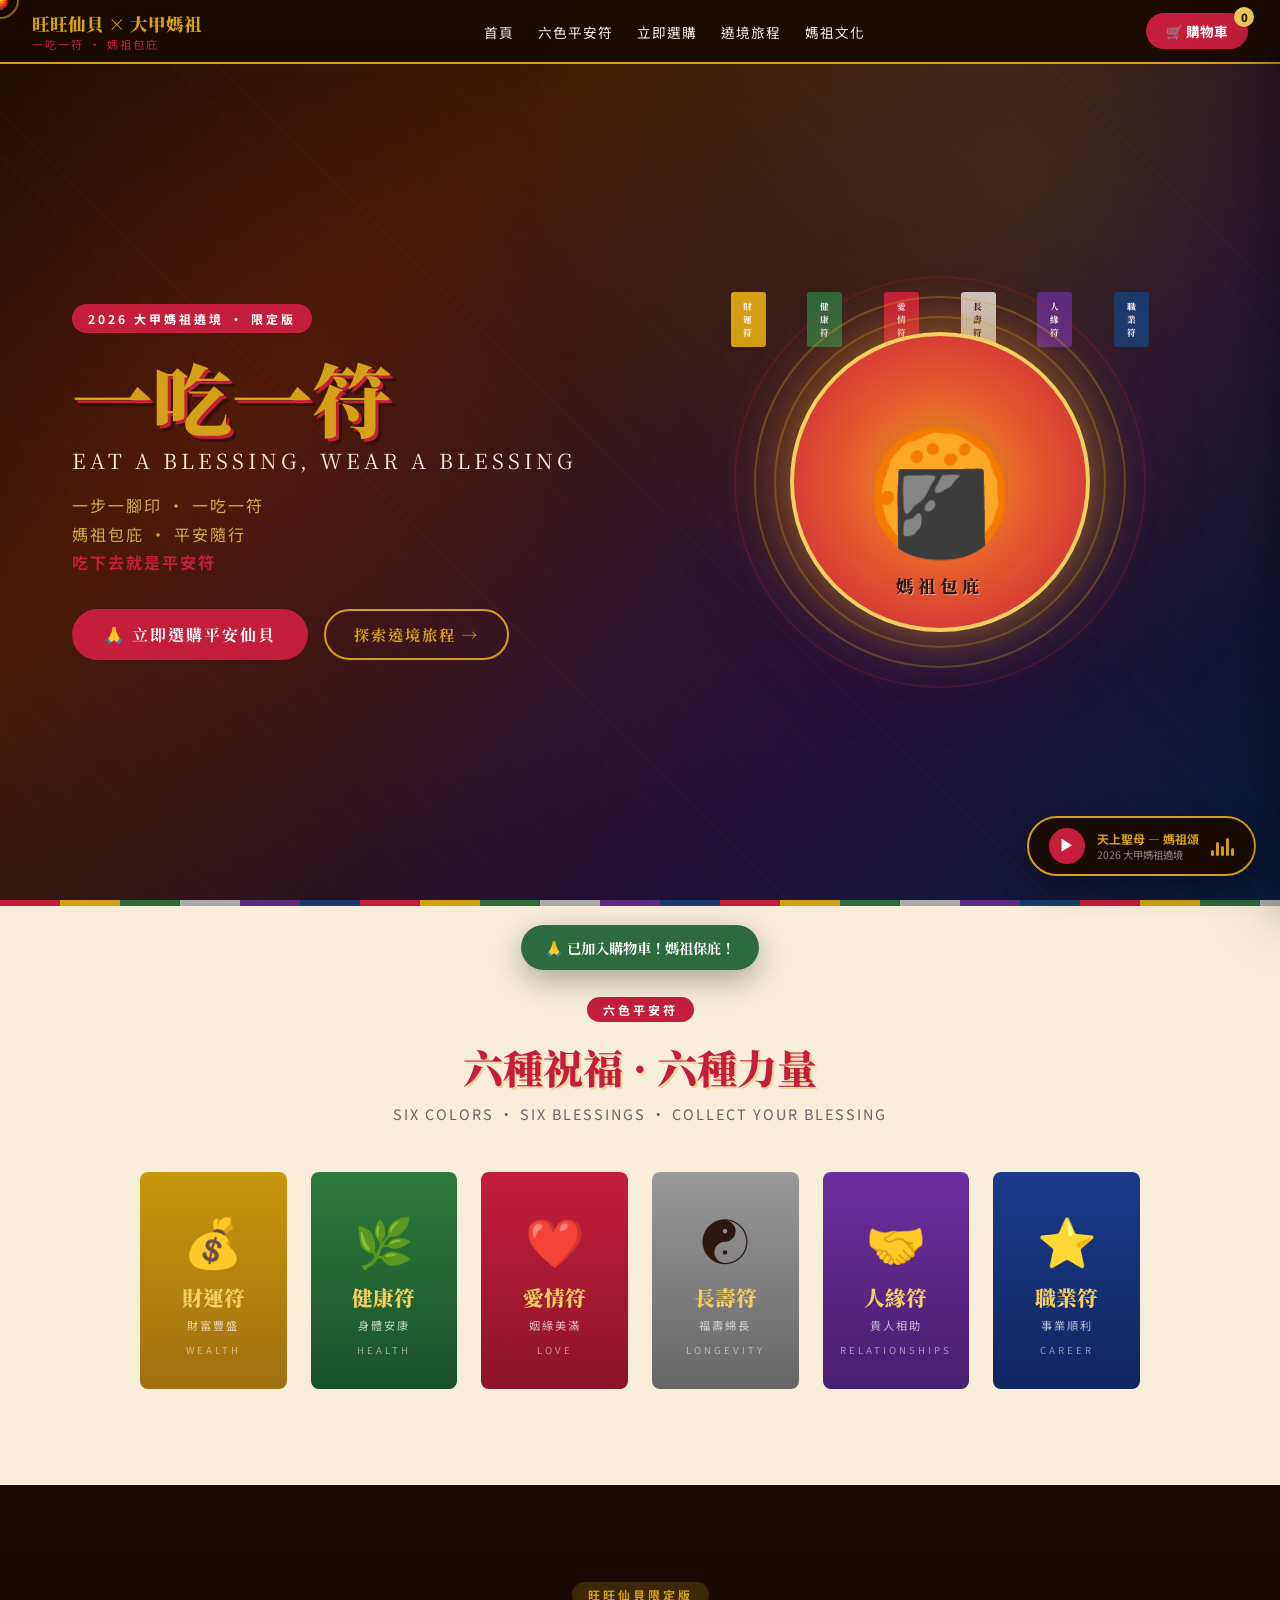
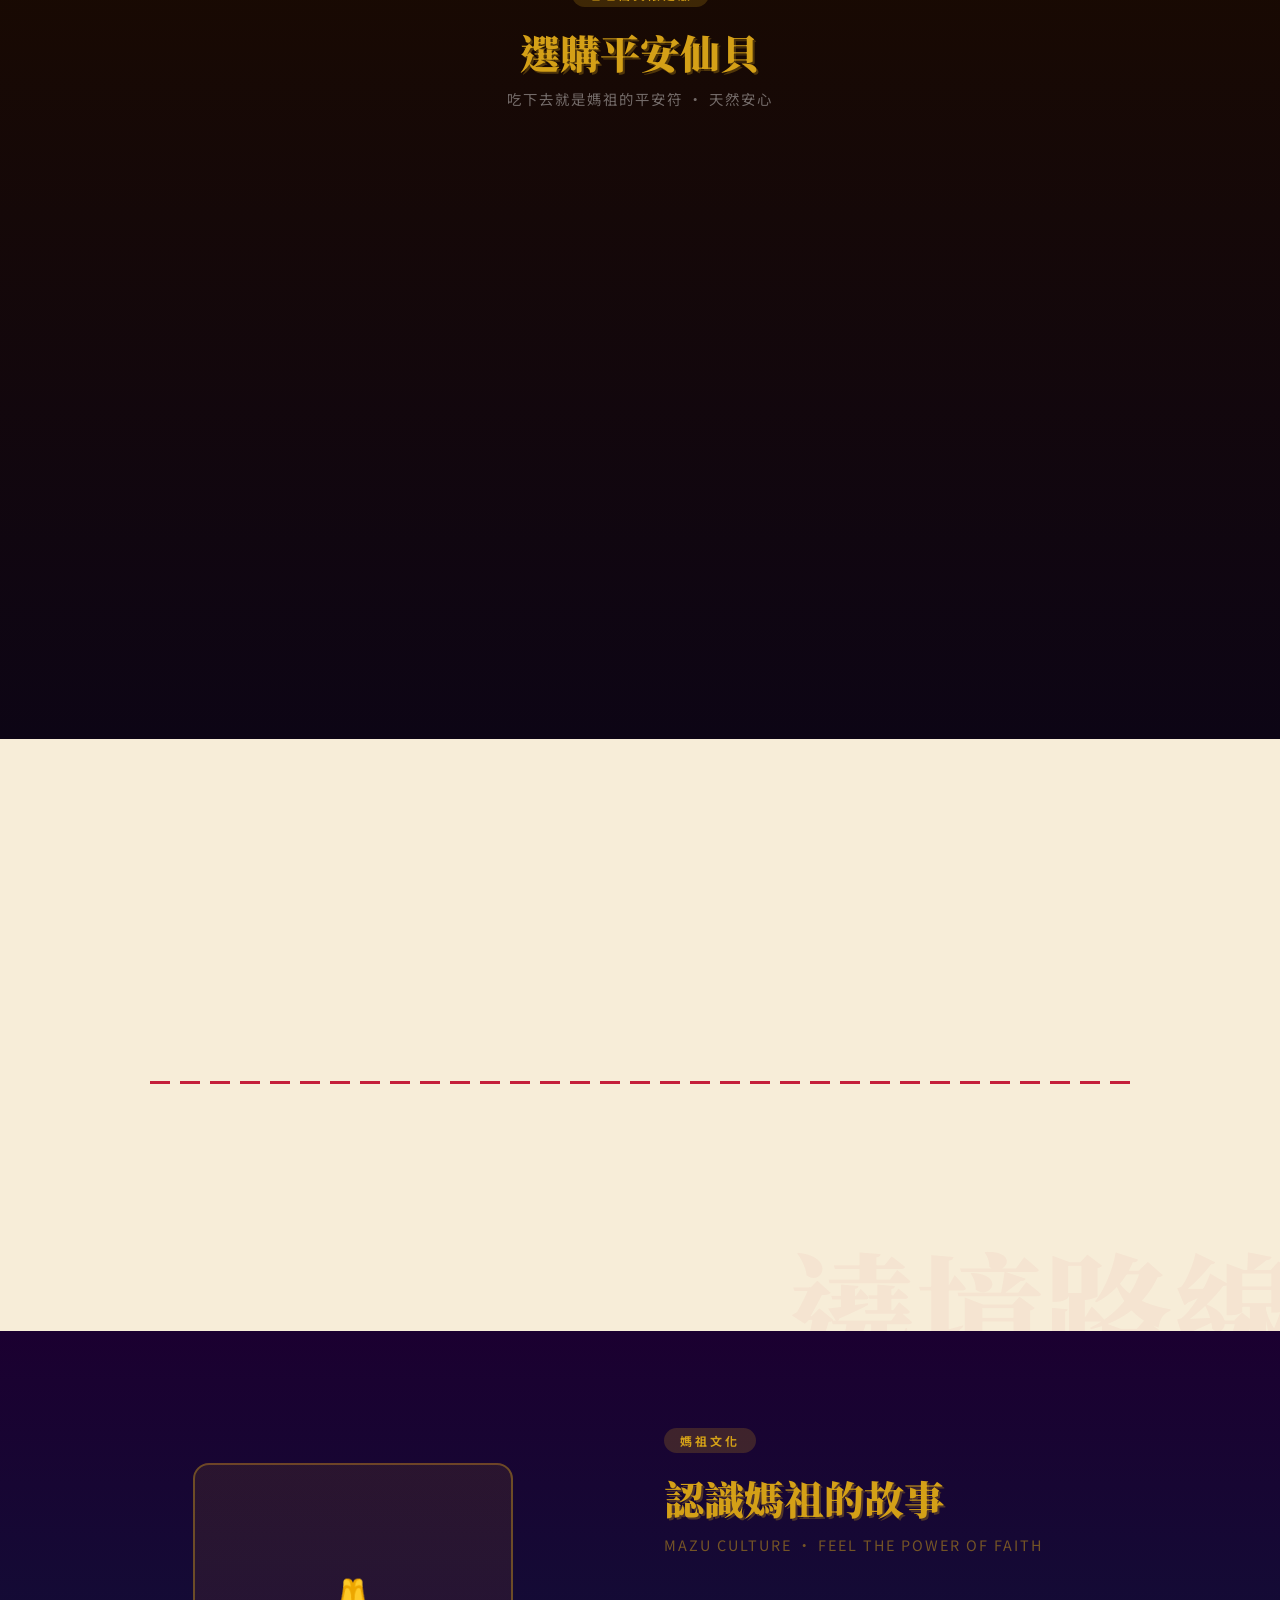
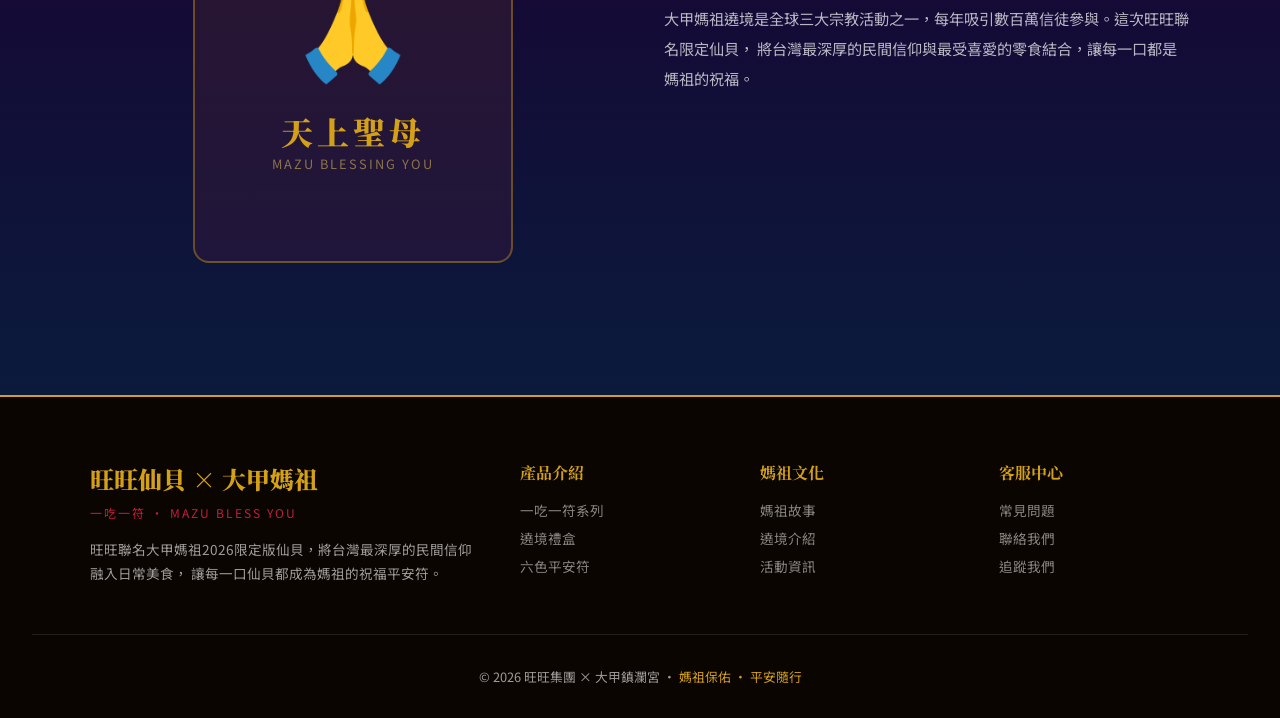
<file: wanwan_mazu_shop.html>
<!DOCTYPE html>
<html lang="zh-TW">
<head>
<meta charset="UTF-8">
<meta name="viewport" content="width=device-width, initial-scale=1.0">
<title>旺旺仙貝 × 大甲媽祖 — 一吃一符</title>
<link href="https://fonts.googleapis.com/css2?family=Noto+Serif+TC:wght@400;700;900&family=Noto+Sans+TC:wght@400;700;900&display=swap" rel="stylesheet">
<style>
  :root {
    --mazu-red: #C41E3A;
    --mazu-gold: #D4A017;
    --mazu-gold-light: #F5D060;
    --mazu-dark: #1A0A00;
    --mazu-cream: #FDF5E6;
    --mazu-orange: #E8612C;
    --mazu-green: #2D6B3C;
    --mazu-blue: #1B3A6B;
    --mazu-purple: #5B2C82;
    --mazu-pink: #E8588A;
    --paper: #F7EDD8;
    --ink: #2C1810;
  }

  * { margin: 0; padding: 0; box-sizing: border-box; }

  /* CUSTOM CURSOR */
  * { cursor: none !important; }
  #cursor {
    width: 40px; height: 40px;
    position: fixed; top: 0; left: 0;
    pointer-events: none; z-index: 99999;
    transition: transform 0.15s ease;
    transform: translate(-50%, -50%);
  }
  #cursor-trail {
    position: fixed; top: 0; left: 0;
    pointer-events: none; z-index: 99998;
    width: 20px; height: 20px;
    transform: translate(-50%, -50%);
    transition: all 0.3s ease;
  }

  body {
    font-family: 'Noto Sans TC', sans-serif;
    background: var(--mazu-dark);
    color: var(--ink);
    overflow-x: hidden;
  }

  /* FLOATING PARTICLES */
  #particles { position: fixed; top:0; left:0; width:100%; height:100%; pointer-events:none; z-index:1; }

  /* NAVBAR */
  nav {
    position: fixed; top: 0; left: 0; right: 0; z-index: 1000;
    background: rgba(26, 10, 0, 0.92);
    backdrop-filter: blur(12px);
    border-bottom: 2px solid var(--mazu-gold);
    padding: 0 2rem;
    display: flex; align-items: center; justify-content: space-between;
    height: 64px;
  }
  .nav-logo { display: flex; align-items: center; gap: 12px; }
  .nav-logo-text { color: var(--mazu-gold); font-family: 'Noto Serif TC', serif; font-size: 1.1rem; font-weight: 900; }
  .nav-logo-sub { color: var(--mazu-red); font-size: 0.7rem; letter-spacing: 2px; }
  .nav-links { display: flex; gap: 1.5rem; list-style: none; }
  .nav-links a { color: var(--paper); text-decoration: none; font-size: 0.85rem; letter-spacing: 1px; transition: color 0.2s; }
  .nav-links a:hover { color: var(--mazu-gold); }
  .nav-cart {
    background: var(--mazu-red); color: white; border: none;
    padding: 8px 20px; border-radius: 30px; font-family: 'Noto Sans TC', sans-serif;
    font-size: 0.85rem; font-weight: 700; position: relative;
    transition: background 0.2s, transform 0.2s;
  }
  .nav-cart:hover { background: var(--mazu-gold); transform: scale(1.05); }
  .cart-badge {
    position: absolute; top: -6px; right: -6px;
    background: var(--mazu-gold-light); color: var(--ink);
    width: 20px; height: 20px; border-radius: 50%;
    font-size: 0.7rem; font-weight: 900;
    display: flex; align-items: center; justify-content: center;
  }

  /* HERO */
  #hero {
    min-height: 100vh;
    background: linear-gradient(135deg, #1A0A00 0%, #3D1A00 30%, #1B0D30 70%, #0A1A3D 100%);
    display: flex; align-items: center; justify-content: center;
    position: relative; overflow: hidden;
    padding-top: 64px;
  }
  .hero-bg-pattern {
    position: absolute; inset: 0;
    background-image:
      radial-gradient(circle at 20% 50%, rgba(196,30,58,0.15) 0%, transparent 50%),
      radial-gradient(circle at 80% 20%, rgba(212,160,23,0.15) 0%, transparent 40%),
      radial-gradient(circle at 60% 80%, rgba(91,44,130,0.15) 0%, transparent 40%);
  }
  .hero-geo {
    position: absolute; inset: 0;
    background-image: repeating-linear-gradient(
      45deg, transparent, transparent 30px,
      rgba(212,160,23,0.03) 30px, rgba(212,160,23,0.03) 31px
    );
  }
  .hero-content {
    display: grid; grid-template-columns: 1fr 1fr;
    gap: 4rem; max-width: 1200px; width: 100%;
    padding: 4rem 2rem; align-items: center; position: relative; z-index: 2;
  }
  .hero-text { }
  .hero-badge {
    display: inline-block;
    background: var(--mazu-red); color: white;
    padding: 6px 16px; border-radius: 20px; font-size: 0.75rem; font-weight: 700;
    letter-spacing: 3px; margin-bottom: 1.5rem;
    animation: pulse-badge 2s infinite;
  }
  @keyframes pulse-badge {
    0%, 100% { box-shadow: 0 0 0 0 rgba(196,30,58,0.4); }
    50% { box-shadow: 0 0 0 12px rgba(196,30,58,0); }
  }
  .hero-title {
    font-family: 'Noto Serif TC', serif;
    font-size: 5rem; font-weight: 900; line-height: 1;
    color: var(--mazu-gold);
    text-shadow: 3px 3px 0 var(--mazu-red), 6px 6px 0 rgba(0,0,0,0.3);
    margin-bottom: 0.5rem;
    animation: float-title 4s ease-in-out infinite;
  }
  @keyframes float-title {
    0%, 100% { transform: translateY(0); }
    50% { transform: translateY(-8px); }
  }
  .hero-subtitle {
    font-size: 1.3rem; color: var(--paper); letter-spacing: 4px;
    margin-bottom: 1rem; font-family: 'Noto Serif TC', serif;
  }
  .hero-tagline {
    font-size: 1rem; color: rgba(245,208,96,0.8); letter-spacing: 2px; margin-bottom: 2rem;
    line-height: 1.8;
  }
  .hero-btns { display: flex; gap: 1rem; flex-wrap: wrap; }
  .btn-primary {
    background: var(--mazu-red); color: white; border: none;
    padding: 14px 32px; border-radius: 40px;
    font-family: 'Noto Serif TC', serif; font-size: 1rem; font-weight: 700;
    letter-spacing: 2px; transition: all 0.3s; position: relative; overflow: hidden;
  }
  .btn-primary::after {
    content: ''; position: absolute; inset: 0;
    background: linear-gradient(135deg, rgba(255,255,255,0.2), transparent);
    opacity: 0; transition: opacity 0.3s;
  }
  .btn-primary:hover::after { opacity: 1; }
  .btn-primary:hover { transform: translateY(-3px); box-shadow: 0 10px 30px rgba(196,30,58,0.5); }
  .btn-secondary {
    background: transparent; color: var(--mazu-gold);
    border: 2px solid var(--mazu-gold); padding: 12px 28px; border-radius: 40px;
    font-family: 'Noto Serif TC', serif; font-size: 0.95rem; font-weight: 700;
    letter-spacing: 2px; transition: all 0.3s;
  }
  .btn-secondary:hover { background: var(--mazu-gold); color: var(--ink); transform: translateY(-3px); }

  .hero-visual {
    position: relative; display: flex; align-items: center; justify-content: center;
  }
  .product-showcase {
    position: relative; animation: float-product 3s ease-in-out infinite;
  }
  @keyframes float-product {
    0%, 100% { transform: translateY(0) rotate(-2deg); }
    50% { transform: translateY(-15px) rotate(2deg); }
  }
  .product-main-img {
    width: 300px; height: 300px;
    background: radial-gradient(circle, var(--mazu-gold) 0%, var(--mazu-orange) 40%, var(--mazu-red) 100%);
    border-radius: 50%; display: flex; align-items: center; justify-content: center;
    font-size: 120px; position: relative;
    box-shadow: 0 0 60px rgba(212,160,23,0.6), 0 0 120px rgba(196,30,58,0.3);
    border: 4px solid var(--mazu-gold-light);
  }
  .product-main-img::before {
    content: '媽祖包庇';
    position: absolute; bottom: 30px;
    font-family: 'Noto Serif TC', serif; font-size: 1.1rem; font-weight: 900;
    color: var(--ink); letter-spacing: 4px;
    text-shadow: 1px 1px 0 rgba(255,255,255,0.5);
  }
  .glow-ring {
    position: absolute; inset: -20px; border-radius: 50%;
    border: 2px solid rgba(212,160,23,0.3);
    animation: ring-pulse 2s linear infinite;
  }
  .glow-ring:nth-child(2) { inset: -40px; animation-delay: 0.5s; }
  .glow-ring:nth-child(3) { inset: -60px; animation-delay: 1s; border-color: rgba(196,30,58,0.2); }
  @keyframes ring-pulse {
    from { opacity: 1; transform: scale(0.95); }
    to { opacity: 0; transform: scale(1.1); }
  }
  .floating-flags {
    position: absolute; top: -40px; left: -80px; right: -80px;
    display: flex; justify-content: space-around;
  }
  .flag {
    width: 35px; height: 55px; border-radius: 3px;
    display: flex; flex-direction: column; align-items: center; justify-content: center;
    font-size: 0.55rem; font-weight: 900; color: rgba(255,255,255,0.9); letter-spacing: 1px;
    animation: flag-wave 2s ease-in-out infinite;
    font-family: 'Noto Serif TC', serif;
  }
  .flag:nth-child(1) { background: #D4A017; animation-delay: 0s; }
  .flag:nth-child(2) { background: #2D6B3C; animation-delay: 0.2s; }
  .flag:nth-child(3) { background: #C41E3A; animation-delay: 0.4s; }
  .flag:nth-child(4) { background: #CCCCCC; color: var(--ink); animation-delay: 0.6s; }
  .flag:nth-child(5) { background: #5B2C82; animation-delay: 0.8s; }
  .flag:nth-child(6) { background: #1B3A6B; animation-delay: 1s; }
  @keyframes flag-wave {
    0%, 100% { transform: rotate(-3deg); }
    50% { transform: rotate(3deg); }
  }

  /* SECTION STYLES */
  section { position: relative; z-index: 2; }

  /* BLESSINGS FLAGS SECTION */
  #blessings {
    padding: 6rem 2rem;
    background: var(--paper);
    position: relative;
  }
  #blessings::before {
    content: ''; position: absolute; top: 0; left: 0; right: 0; height: 6px;
    background: repeating-linear-gradient(90deg, var(--mazu-red) 0 60px, var(--mazu-gold) 60px 120px, var(--mazu-green) 120px 180px, #aaa 180px 240px, var(--mazu-purple) 240px 300px, var(--mazu-blue) 300px 360px);
  }
  .section-header { text-align: center; margin-bottom: 3rem; }
  .section-badge {
    display: inline-block; background: var(--mazu-red); color: white;
    padding: 4px 16px; border-radius: 20px; font-size: 0.75rem; letter-spacing: 3px;
    font-weight: 700; margin-bottom: 1rem;
  }
  .section-title {
    font-family: 'Noto Serif TC', serif;
    font-size: 2.5rem; font-weight: 900; color: var(--mazu-red);
    text-shadow: 2px 2px 0 rgba(212,160,23,0.3);
    margin-bottom: 0.5rem;
  }
  .section-sub { color: #666; letter-spacing: 2px; font-size: 0.9rem; }

  .flags-grid {
    display: grid; grid-template-columns: repeat(6, 1fr);
    gap: 1.5rem; max-width: 1000px; margin: 0 auto;
  }
  .blessing-flag {
    border-radius: 8px; padding: 2rem 1rem;
    text-align: center; cursor: none;
    transition: transform 0.3s, box-shadow 0.3s;
    position: relative; overflow: hidden;
  }
  .blessing-flag::before {
    content: ''; position: absolute; top: -50%; left: -50%;
    width: 200%; height: 200%;
    background: radial-gradient(circle, rgba(255,255,255,0.15) 0%, transparent 60%);
    opacity: 0; transition: opacity 0.3s;
  }
  .blessing-flag:hover::before { opacity: 1; }
  .blessing-flag:hover { transform: translateY(-8px) scale(1.03); box-shadow: 0 20px 40px rgba(0,0,0,0.2); }
  .blessing-flag.wealth { background: linear-gradient(180deg, #C8960C, #A07010); }
  .blessing-flag.health { background: linear-gradient(180deg, #2D7A3C, #1A5228); }
  .blessing-flag.love { background: linear-gradient(180deg, #C41E3A, #8B1428); }
  .blessing-flag.longevity { background: linear-gradient(180deg, #999, #666); }
  .blessing-flag.relations { background: linear-gradient(180deg, #6B2E9E, #4A1E6E); }
  .blessing-flag.career { background: linear-gradient(180deg, #1B3A8B, #0F2660); }
  .flag-icon { font-size: 3rem; margin-bottom: 0.5rem; }
  .flag-name { font-family: 'Noto Serif TC', serif; font-size: 1.3rem; font-weight: 900; color: var(--mazu-gold-light); margin-bottom: 0.3rem; }
  .flag-desc { font-size: 0.7rem; color: rgba(255,255,255,0.7); letter-spacing: 2px; line-height: 1.6; }
  .flag-en { font-size: 0.6rem; color: rgba(255,255,255,0.5); letter-spacing: 3px; margin-top: 0.5rem; text-transform: uppercase; }

  /* PRODUCTS */
  #products {
    padding: 6rem 2rem;
    background: linear-gradient(180deg, #1A0A00 0%, #0D0515 100%);
  }
  #products .section-title { color: var(--mazu-gold); }
  .products-grid {
    display: grid; grid-template-columns: repeat(3, 1fr);
    gap: 2rem; max-width: 1100px; margin: 0 auto;
  }
  .product-card {
    background: rgba(255,255,255,0.04);
    border: 1px solid rgba(212,160,23,0.3);
    border-radius: 16px; overflow: hidden;
    transition: all 0.4s; position: relative;
  }
  .product-card::before {
    content: ''; position: absolute; inset: 0;
    background: linear-gradient(135deg, rgba(212,160,23,0.05), transparent);
    opacity: 0; transition: opacity 0.3s;
  }
  .product-card:hover::before { opacity: 1; }
  .product-card:hover { transform: translateY(-8px); border-color: var(--mazu-gold); box-shadow: 0 20px 60px rgba(212,160,23,0.2); }
  .product-img {
    height: 220px; display: flex; align-items: center; justify-content: center;
    font-size: 100px; position: relative; overflow: hidden;
  }
  .product-card:nth-child(1) .product-img { background: radial-gradient(circle, #8B1428, #3D0A12); }
  .product-card:nth-child(2) .product-img { background: radial-gradient(circle, #A07010, #4A3000); }
  .product-card:nth-child(3) .product-img { background: radial-gradient(circle, #1A5228, #0A2010); }
  .product-sold-badge {
    position: absolute; top: 12px; right: 12px;
    background: var(--mazu-red); color: white; padding: 4px 10px; border-radius: 20px;
    font-size: 0.65rem; font-weight: 700; letter-spacing: 1px;
  }
  .product-blessing-badge {
    position: absolute; top: 12px; left: 12px;
    background: var(--mazu-gold); color: var(--ink); padding: 4px 10px; border-radius: 20px;
    font-size: 0.65rem; font-weight: 900; letter-spacing: 1px;
    font-family: 'Noto Serif TC', serif;
  }
  .product-info { padding: 1.5rem; }
  .product-name {
    font-family: 'Noto Serif TC', serif; font-size: 1.2rem; font-weight: 900;
    color: var(--mazu-gold); margin-bottom: 0.3rem;
  }
  .product-name-en { font-size: 0.7rem; color: rgba(245,208,96,0.5); letter-spacing: 2px; margin-bottom: 0.8rem; }
  .product-desc { font-size: 0.85rem; color: rgba(255,255,255,0.6); line-height: 1.6; margin-bottom: 1rem; }
  .product-price { font-size: 1.5rem; font-weight: 900; color: var(--mazu-gold-light); margin-bottom: 1rem; }
  .product-price span { font-size: 0.85rem; color: rgba(255,255,255,0.4); text-decoration: line-through; margin-left: 8px; }
  .add-to-cart {
    width: 100%; background: var(--mazu-red); color: white; border: none;
    padding: 12px; border-radius: 30px;
    font-family: 'Noto Serif TC', serif; font-size: 0.95rem; font-weight: 700;
    letter-spacing: 2px; transition: all 0.3s; cursor: none;
  }
  .add-to-cart:hover { background: var(--mazu-gold); color: var(--ink); transform: scale(1.02); }
  .add-to-cart.added { background: var(--mazu-green); animation: cart-bounce 0.4s ease; }
  @keyframes cart-bounce { 0%, 100% { transform: scale(1); } 50% { transform: scale(0.95); } }

  /* JOURNEY SECTION */
  #journey {
    padding: 6rem 2rem;
    background: var(--paper);
    position: relative; overflow: hidden;
  }
  #journey::after {
    content: '遶境路線'; position: absolute; bottom: -40px; right: -20px;
    font-size: 8rem; font-family: 'Noto Serif TC', serif; font-weight: 900;
    color: rgba(196,30,58,0.04); line-height: 1; pointer-events: none;
  }
  .journey-steps {
    display: flex; justify-content: space-between; align-items: flex-start;
    max-width: 1100px; margin: 0 auto; position: relative; padding: 2rem 0;
    gap: 1rem;
  }
  .journey-steps::before {
    content: ''; position: absolute; top: 70px; left: 60px; right: 60px; height: 3px;
    background: repeating-linear-gradient(90deg, var(--mazu-red) 0 20px, transparent 20px 30px);
  }
  .journey-step {
    flex: 1; text-align: center; position: relative;
  }
  .step-num {
    width: 50px; height: 50px; border-radius: 50%;
    background: var(--mazu-red); color: white;
    display: flex; align-items: center; justify-content: center;
    font-size: 1.1rem; font-weight: 900; margin: 0 auto 1rem;
    position: relative; z-index: 2;
    font-family: 'Noto Serif TC', serif;
    box-shadow: 0 4px 15px rgba(196,30,58,0.4);
    transition: transform 0.3s;
  }
  .journey-step:hover .step-num { transform: scale(1.2); }
  .step-icon { font-size: 1.8rem; margin-bottom: 0.5rem; }
  .step-title { font-family: 'Noto Serif TC', serif; font-size: 1rem; font-weight: 900; color: var(--mazu-red); margin-bottom: 0.3rem; }
  .step-sub { font-size: 0.75rem; color: #666; letter-spacing: 1px; }

  /* MAZU CULTURE */
  #culture {
    padding: 6rem 2rem;
    background: linear-gradient(180deg, #1B0030 0%, #0A1A3D 100%);
    color: white;
  }
  .culture-grid {
    display: grid; grid-template-columns: 1fr 1fr;
    gap: 3rem; max-width: 1100px; margin: 0 auto; align-items: center;
  }
  .culture-visual {
    display: flex; align-items: center; justify-content: center;
  }
  .mazu-portrait {
    width: 320px; height: 400px;
    background: linear-gradient(180deg, rgba(212,160,23,0.1), rgba(196,30,58,0.1));
    border: 2px solid rgba(212,160,23,0.4); border-radius: 16px;
    display: flex; flex-direction: column; align-items: center; justify-content: center;
    font-size: 6rem; position: relative; overflow: hidden;
    animation: portrait-glow 3s ease-in-out infinite;
  }
  @keyframes portrait-glow {
    0%, 100% { box-shadow: 0 0 30px rgba(212,160,23,0.2); }
    50% { box-shadow: 0 0 60px rgba(212,160,23,0.5), 0 0 100px rgba(196,30,58,0.2); }
  }
  .mazu-portrait-name {
    font-family: 'Noto Serif TC', serif; font-size: 2rem; font-weight: 900;
    color: var(--mazu-gold); margin-top: 1rem; letter-spacing: 4px;
  }
  .mazu-portrait-sub { font-size: 0.8rem; color: rgba(245,208,96,0.5); letter-spacing: 2px; }
  .culture-text .section-title { color: var(--mazu-gold); text-align: left; }
  .culture-text .section-badge { background: rgba(212,160,23,0.2); color: var(--mazu-gold); }
  .culture-text .section-header { text-align: left; }
  .culture-desc {
    color: rgba(255,255,255,0.7); line-height: 2; font-size: 0.95rem; margin-bottom: 1.5rem;
  }
  .culture-stats {
    display: grid; grid-template-columns: repeat(3, 1fr); gap: 1rem;
  }
  .stat-card {
    background: rgba(255,255,255,0.05); border: 1px solid rgba(212,160,23,0.2);
    border-radius: 12px; padding: 1rem; text-align: center;
  }
  .stat-num { font-size: 1.8rem; font-weight: 900; color: var(--mazu-gold); font-family: 'Noto Serif TC', serif; }
  .stat-label { font-size: 0.75rem; color: rgba(255,255,255,0.5); letter-spacing: 1px; margin-top: 4px; }

  /* CART PANEL */
  #cart-panel {
    position: fixed; right: -400px; top: 0; bottom: 0; width: 380px;
    background: #1A0A00; border-left: 2px solid var(--mazu-gold);
    z-index: 2000; transition: right 0.4s cubic-bezier(0.4, 0, 0.2, 1);
    display: flex; flex-direction: column;
    box-shadow: -20px 0 60px rgba(0,0,0,0.5);
  }
  #cart-panel.open { right: 0; }
  .cart-header {
    padding: 1.5rem; border-bottom: 1px solid rgba(212,160,23,0.3);
    display: flex; justify-content: space-between; align-items: center;
  }
  .cart-title { font-family: 'Noto Serif TC', serif; font-size: 1.2rem; font-weight: 900; color: var(--mazu-gold); }
  .cart-close { background: none; border: none; color: white; font-size: 1.5rem; }
  .cart-items { flex: 1; overflow-y: auto; padding: 1rem; }
  .cart-item {
    background: rgba(255,255,255,0.05); border-radius: 10px; padding: 1rem;
    margin-bottom: 0.8rem; display: flex; align-items: center; gap: 1rem;
    border: 1px solid rgba(212,160,23,0.15);
  }
  .cart-item-emoji { font-size: 2rem; }
  .cart-item-info { flex: 1; }
  .cart-item-name { color: var(--mazu-gold); font-size: 0.9rem; font-weight: 700; }
  .cart-item-price { color: rgba(255,255,255,0.5); font-size: 0.8rem; }
  .cart-item-remove { background: none; border: none; color: var(--mazu-red); font-size: 1.2rem; }
  .cart-footer { padding: 1.5rem; border-top: 1px solid rgba(212,160,23,0.3); }
  .cart-total { display: flex; justify-content: space-between; margin-bottom: 1rem; }
  .cart-total-label { color: rgba(255,255,255,0.7); }
  .cart-total-price { color: var(--mazu-gold); font-size: 1.3rem; font-weight: 900; font-family: 'Noto Serif TC', serif; }
  .checkout-btn {
    width: 100%; background: var(--mazu-red); color: white; border: none;
    padding: 16px; border-radius: 40px;
    font-family: 'Noto Serif TC', serif; font-size: 1rem; font-weight: 700;
    letter-spacing: 2px; transition: all 0.3s;
  }
  .checkout-btn:hover { background: var(--mazu-gold); color: var(--ink); }

  /* TOAST */
  .toast {
    position: fixed; bottom: 30px; left: 50%; transform: translateX(-50%) translateY(100px);
    background: var(--mazu-green); color: white; padding: 12px 24px; border-radius: 30px;
    font-family: 'Noto Serif TC', serif; font-size: 0.9rem; font-weight: 700;
    z-index: 3000; transition: transform 0.4s;
    box-shadow: 0 10px 30px rgba(0,0,0,0.3);
  }
  .toast.show { transform: translateX(-50%) translateY(0); }

  /* FOOTER */
  footer {
    background: #0A0500; border-top: 2px solid var(--mazu-gold);
    padding: 4rem 2rem 2rem; color: rgba(255,255,255,0.6);
  }
  .footer-grid {
    display: grid; grid-template-columns: 2fr 1fr 1fr 1fr;
    gap: 3rem; max-width: 1100px; margin: 0 auto 3rem;
  }
  .footer-brand { }
  .footer-logo { font-family: 'Noto Serif TC', serif; font-size: 1.5rem; font-weight: 900; color: var(--mazu-gold); margin-bottom: 0.5rem; }
  .footer-logo-sub { color: var(--mazu-red); font-size: 0.75rem; letter-spacing: 2px; margin-bottom: 1rem; }
  .footer-desc { font-size: 0.85rem; line-height: 1.8; }
  .footer-col h4 { color: var(--mazu-gold); font-family: 'Noto Serif TC', serif; font-weight: 700; margin-bottom: 1rem; }
  .footer-col ul { list-style: none; }
  .footer-col li { margin-bottom: 0.5rem; font-size: 0.85rem; }
  .footer-col a { color: rgba(255,255,255,0.5); text-decoration: none; transition: color 0.2s; }
  .footer-col a:hover { color: var(--mazu-gold); }
  .footer-bottom { text-align: center; padding-top: 2rem; border-top: 1px solid rgba(255,255,255,0.1); font-size: 0.8rem; }
  .footer-bottom span { color: var(--mazu-gold); }

  /* MUSIC PLAYER */
  #music-player {
    position: fixed; bottom: 24px; right: 24px; z-index: 1500;
    background: rgba(26, 10, 0, 0.9); border: 2px solid var(--mazu-gold);
    border-radius: 50px; padding: 10px 20px;
    display: flex; align-items: center; gap: 12px;
    backdrop-filter: blur(10px);
    box-shadow: 0 10px 30px rgba(0,0,0,0.4);
    transition: all 0.3s;
  }
  #music-player:hover { box-shadow: 0 10px 40px rgba(212,160,23,0.3); }
  .music-btn {
    width: 36px; height: 36px; border-radius: 50%;
    background: var(--mazu-red); border: none; color: white;
    font-size: 1rem; display: flex; align-items: center; justify-content: center;
    transition: all 0.2s; flex-shrink: 0;
  }
  .music-btn:hover { background: var(--mazu-gold); transform: scale(1.1); }
  .music-info { }
  .music-title { font-size: 0.75rem; color: var(--mazu-gold); font-weight: 700; white-space: nowrap; }
  .music-artist { font-size: 0.65rem; color: rgba(255,255,255,0.5); }
  .music-wave {
    display: flex; gap: 2px; align-items: flex-end; height: 20px;
  }
  .wave-bar {
    width: 3px; background: var(--mazu-gold); border-radius: 3px;
    animation: wave-anim 0.8s ease-in-out infinite;
  }
  .wave-bar:nth-child(1) { height: 6px; animation-delay: 0s; }
  .wave-bar:nth-child(2) { height: 14px; animation-delay: 0.1s; }
  .wave-bar:nth-child(3) { height: 10px; animation-delay: 0.2s; }
  .wave-bar:nth-child(4) { height: 18px; animation-delay: 0.3s; }
  .wave-bar:nth-child(5) { height: 8px; animation-delay: 0.4s; }
  @keyframes wave-anim {
    0%, 100% { transform: scaleY(0.5); }
    50% { transform: scaleY(1); }
  }
  .music-wave.paused .wave-bar { animation-play-state: paused; }

  /* OVERLAY */
  #overlay {
    position: fixed; inset: 0; background: rgba(0,0,0,0.6);
    z-index: 1900; opacity: 0; pointer-events: none; transition: opacity 0.3s;
  }
  #overlay.show { opacity: 1; pointer-events: all; }

  /* SCROLL ANIMATIONS */
  .reveal {
    opacity: 0; transform: translateY(40px);
    transition: opacity 0.6s, transform 0.6s;
  }
  .reveal.visible { opacity: 1; transform: translateY(0); }

  @media (max-width: 768px) {
    .hero-content { grid-template-columns: 1fr; }
    .flags-grid { grid-template-columns: repeat(3, 1fr); }
    .products-grid { grid-template-columns: 1fr; }
    .culture-grid { grid-template-columns: 1fr; }
    .footer-grid { grid-template-columns: 1fr 1fr; }
    .journey-steps { flex-wrap: wrap; }
    .journey-steps::before { display: none; }
    .hero-title { font-size: 3rem; }
    nav .nav-links { display: none; }
  }
</style>
</head>
<body>

<!-- CUSTOM CURSOR -->
<div id="cursor">
  <svg viewBox="0 0 40 40" xmlns="http://www.w3.org/2000/svg">
    <circle cx="20" cy="20" r="18" fill="none" stroke="#D4A017" stroke-width="2" opacity="0.6"/>
    <text x="20" y="26" text-anchor="middle" font-size="20" fill="#D4A017">🏮</text>
  </svg>
</div>
<div id="cursor-trail">
  <svg viewBox="0 0 20 20" xmlns="http://www.w3.org/2000/svg">
    <circle cx="10" cy="10" r="8" fill="rgba(196,30,58,0.3)"/>
    <text x="10" y="14" text-anchor="middle" font-size="10">✨</text>
  </svg>
</div>

<!-- PARTICLES -->
<canvas id="particles"></canvas>

<!-- OVERLAY -->
<div id="overlay" onclick="closeCart()"></div>

<!-- TOAST -->
<div class="toast" id="toast">🙏 已加入購物車！媽祖保庇！</div>

<!-- CART PANEL -->
<div id="cart-panel">
  <div class="cart-header">
    <div class="cart-title">🛒 平安符購物車</div>
    <button class="cart-close" onclick="closeCart()">✕</button>
  </div>
  <div class="cart-items" id="cart-items">
    <div style="text-align:center; padding: 3rem; color: rgba(255,255,255,0.3);">
      <div style="font-size: 3rem; margin-bottom: 1rem;">🙏</div>
      <div style="font-family: 'Noto Serif TC', serif;">購物車是空的<br>請選購平安符仙貝</div>
    </div>
  </div>
  <div class="cart-footer">
    <div class="cart-total">
      <span class="cart-total-label">合計</span>
      <span class="cart-total-price" id="cart-total">NT$0</span>
    </div>
    <button class="checkout-btn" onclick="checkout()">🙏 結帳祈福 →</button>
  </div>
</div>

<!-- MUSIC PLAYER -->
<div id="music-player">
  <button class="music-btn" id="music-btn" onclick="toggleMusic()">▶</button>
  <div class="music-info">
    <div class="music-title">天上聖母 — 媽祖頌</div>
    <div class="music-artist">2026 大甲媽祖遶境</div>
  </div>
  <div class="music-wave paused" id="music-wave">
    <div class="wave-bar"></div>
    <div class="wave-bar"></div>
    <div class="wave-bar"></div>
    <div class="wave-bar"></div>
    <div class="wave-bar"></div>
  </div>
</div>

<!-- NAVBAR -->
<nav>
  <div class="nav-logo">
    <div>
      <div class="nav-logo-text">旺旺仙貝 × 大甲媽祖</div>
      <div class="nav-logo-sub">一吃一符 · 媽祖包庇</div>
    </div>
  </div>
  <ul class="nav-links">
    <li><a href="#hero">首頁</a></li>
    <li><a href="#blessings">六色平安符</a></li>
    <li><a href="#products">立即選購</a></li>
    <li><a href="#journey">遶境旅程</a></li>
    <li><a href="#culture">媽祖文化</a></li>
  </ul>
  <button class="nav-cart" onclick="openCart()">
    🛒 購物車
    <span class="cart-badge" id="cart-count">0</span>
  </button>
</nav>

<!-- HERO -->
<section id="hero">
  <div class="hero-bg-pattern"></div>
  <div class="hero-geo"></div>
  <div class="hero-content">
    <div class="hero-text">
      <div class="hero-badge">2026 大甲媽祖遶境 · 限定版</div>
      <div class="hero-title">一吃一符</div>
      <div class="hero-subtitle">EAT A BLESSING, WEAR A BLESSING</div>
      <div class="hero-tagline">
        一步一腳印 · 一吃一符<br>
        媽祖包庇 · 平安隨行<br>
        <span style="color: var(--mazu-red); font-weight:700;">吃下去就是平安符</span>
      </div>
      <div class="hero-btns">
        <button class="btn-primary" onclick="document.getElementById('products').scrollIntoView({behavior:'smooth'})">
          🙏 立即選購平安仙貝
        </button>
        <button class="btn-secondary" onclick="document.getElementById('journey').scrollIntoView({behavior:'smooth'})">
          探索遶境旅程 →
        </button>
      </div>
    </div>
    <div class="hero-visual">
      <div class="product-showcase">
        <div class="floating-flags">
          <div class="flag">財<br>運<br>符</div>
          <div class="flag">健<br>康<br>符</div>
          <div class="flag">愛<br>情<br>符</div>
          <div class="flag">長<br>壽<br>符</div>
          <div class="flag">人<br>緣<br>符</div>
          <div class="flag">職<br>業<br>符</div>
        </div>
        <div class="product-main-img">
          <div class="glow-ring"></div>
          <div class="glow-ring"></div>
          <div class="glow-ring"></div>
          🍘
        </div>
      </div>
    </div>
  </div>
</section>

<!-- BLESSINGS FLAGS -->
<section id="blessings">
  <div class="section-header reveal">
    <div class="section-badge">六色平安符</div>
    <div class="section-title">六種祝福 · 六種力量</div>
    <div class="section-sub">SIX COLORS · SIX BLESSINGS · COLLECT YOUR BLESSING</div>
  </div>
  <div class="flags-grid">
    <div class="blessing-flag wealth reveal">
      <div class="flag-icon">💰</div>
      <div class="flag-name">財運符</div>
      <div class="flag-desc">財富豐盛</div>
      <div class="flag-en">WEALTH</div>
    </div>
    <div class="blessing-flag health reveal">
      <div class="flag-icon">🌿</div>
      <div class="flag-name">健康符</div>
      <div class="flag-desc">身體安康</div>
      <div class="flag-en">HEALTH</div>
    </div>
    <div class="blessing-flag love reveal">
      <div class="flag-icon">❤️</div>
      <div class="flag-name">愛情符</div>
      <div class="flag-desc">姻緣美滿</div>
      <div class="flag-en">LOVE</div>
    </div>
    <div class="blessing-flag longevity reveal">
      <div class="flag-icon">☯️</div>
      <div class="flag-name">長壽符</div>
      <div class="flag-desc">福壽綿長</div>
      <div class="flag-en">LONGEVITY</div>
    </div>
    <div class="blessing-flag relations reveal">
      <div class="flag-icon">🤝</div>
      <div class="flag-name">人緣符</div>
      <div class="flag-desc">貴人相助</div>
      <div class="flag-en">RELATIONSHIPS</div>
    </div>
    <div class="blessing-flag career reveal">
      <div class="flag-icon">⭐</div>
      <div class="flag-name">職業符</div>
      <div class="flag-desc">事業順利</div>
      <div class="flag-en">CAREER</div>
    </div>
  </div>
</section>

<!-- PRODUCTS -->
<section id="products">
  <div class="section-header reveal">
    <div class="section-badge" style="background: rgba(212,160,23,0.2); color: var(--mazu-gold);">旺旺仙貝限定版</div>
    <div class="section-title">選購平安仙貝</div>
    <div class="section-sub" style="color: rgba(255,255,255,0.4);">吃下去就是媽祖的平安符 · 天然安心</div>
  </div>
  <div class="products-grid">
    <div class="product-card reveal">
      <div class="product-img">
        <div class="product-sold-badge">🔥 熱賣中</div>
        <div class="product-blessing-badge">財運符</div>
        🍘
      </div>
      <div class="product-info">
        <div class="product-name">媽祖財運仙貝</div>
        <div class="product-name-en">MAZU WEALTH BLESSING CRACKER</div>
        <div class="product-desc">金黃色平安符仙貝，吃下去讓媽祖保佑財運亨通。每片仙貝印有媽祖包庇圖樣，六入禮盒裝。</div>
        <div class="product-price">NT$299 <span>NT$399</span></div>
        <button class="add-to-cart" onclick="addToCart(this, '媽祖財運仙貝', 299, '🍘')">🛒 加入購物車</button>
      </div>
    </div>
    <div class="product-card reveal">
      <div class="product-img">
        <div class="product-sold-badge">✨ 限定版</div>
        <div class="product-blessing-badge">遶境禮盒</div>
        🎁
      </div>
      <div class="product-info">
        <div class="product-name">大甲遶境限定禮盒</div>
        <div class="product-name-en">DAJIA PILGRIMAGE GIFT BOX</div>
        <div class="product-desc">2026 大甲媽祖遶境限定款。六色平安符仙貝各一包，加贈媽祖保庇護身符一張。</div>
        <div class="product-price">NT$888 <span>NT$1,188</span></div>
        <button class="add-to-cart" onclick="addToCart(this, '大甲遶境限定禮盒', 888, '🎁')">🛒 加入購物車</button>
      </div>
    </div>
    <div class="product-card reveal">
      <div class="product-img">
        <div class="product-sold-badge">🙏 平安版</div>
        <div class="product-blessing-badge">健康符</div>
        🌿
      </div>
      <div class="product-info">
        <div class="product-name">媽祖健康祈福仙貝</div>
        <div class="product-name-en">MAZU HEALTH BLESSING CRACKER</div>
        <div class="product-desc">綠色健康平安符仙貝，加入台灣海鹽，吃下去讓媽祖保佑身體健康，平安長壽。</div>
        <div class="product-price">NT$259 <span>NT$329</span></div>
        <button class="add-to-cart" onclick="addToCart(this, '媽祖健康祈福仙貝', 259, '🌿')">🛒 加入購物車</button>
      </div>
    </div>
  </div>
</section>

<!-- JOURNEY -->
<section id="journey">
  <div class="section-header reveal">
    <div class="section-badge">遶境 · 心靈之旅</div>
    <div class="section-title">A SPIRITUAL ZEN JOURNEY</div>
    <div class="section-sub">一步一腳印 跟著媽祖遶境的七個步驟</div>
  </div>
  <div class="journey-steps">
    <div class="journey-step reveal">
      <div class="step-num">01</div>
      <div class="step-icon">🙏</div>
      <div class="step-title">起駕</div>
      <div class="step-sub">啟程・發心</div>
    </div>
    <div class="journey-step reveal">
      <div class="step-num">02</div>
      <div class="step-icon">🚶</div>
      <div class="step-title">出發</div>
      <div class="step-sub">放下・信任</div>
    </div>
    <div class="journey-step reveal">
      <div class="step-num">03</div>
      <div class="step-icon">👣</div>
      <div class="step-title">行走</div>
      <div class="step-sub">堅定・耐力</div>
    </div>
    <div class="journey-step reveal">
      <div class="step-num">04</div>
      <div class="step-icon">🍘</div>
      <div class="step-title">感受</div>
      <div class="step-sub">感恩・當下</div>
    </div>
    <div class="journey-step reveal">
      <div class="step-num">05</div>
      <div class="step-icon">⭐</div>
      <div class="step-title">祈福</div>
      <div class="step-sub">心誠・願成</div>
    </div>
    <div class="journey-step reveal">
      <div class="step-num">06</div>
      <div class="step-icon">🤲</div>
      <div class="step-title">回饋</div>
      <div class="step-sub">分享・善緣</div>
    </div>
    <div class="journey-step reveal">
      <div class="step-num">07</div>
      <div class="step-icon">🏯</div>
      <div class="step-title">回宮</div>
      <div class="step-sub">圓滿・平安</div>
    </div>
  </div>
</section>

<!-- CULTURE -->
<section id="culture">
  <div class="culture-grid">
    <div class="culture-visual reveal">
      <div class="mazu-portrait">
        🙏
        <div class="mazu-portrait-name">天上聖母</div>
        <div class="mazu-portrait-sub">MAZU BLESSING YOU</div>
      </div>
    </div>
    <div class="culture-text">
      <div class="section-header reveal">
        <div class="section-badge">媽祖文化</div>
        <div class="section-title">認識媽祖的故事</div>
        <div class="section-sub" style="color: rgba(212,160,23,0.5);">MAZU CULTURE · FEEL THE POWER OF FAITH</div>
      </div>
      <p class="culture-desc reveal">
        大甲媽祖遶境是全球三大宗教活動之一，每年吸引數百萬信徒參與。這次旺旺聯名限定仙貝，
        將台灣最深厚的民間信仰與最受喜愛的零食結合，讓每一口都是媽祖的祝福。
      </p>
      <p class="culture-desc reveal">
        吃下去的不只是仙貝，而是媽祖的力量與庇護。天然食材印製，祝福吃進身體，
        讓平安心從心開始。
      </p>
      <div class="culture-stats reveal">
        <div class="stat-card">
          <div class="stat-num">9</div>
          <div class="stat-label">天 遶境天數</div>
        </div>
        <div class="stat-card">
          <div class="stat-num">300+</div>
          <div class="stat-label">公里 遶境距離</div>
        </div>
        <div class="stat-card">
          <div class="stat-num">百萬</div>
          <div class="stat-label">信徒 參與人次</div>
        </div>
      </div>
    </div>
  </div>
</section>

<!-- FOOTER -->
<footer>
  <div class="footer-grid">
    <div class="footer-brand">
      <div class="footer-logo">旺旺仙貝 × 大甲媽祖</div>
      <div class="footer-logo-sub">一吃一符 · MAZU BLESS YOU</div>
      <p class="footer-desc">
        旺旺聯名大甲媽祖2026限定版仙貝，將台灣最深厚的民間信仰融入日常美食，
        讓每一口仙貝都成為媽祖的祝福平安符。
      </p>
    </div>
    <div class="footer-col">
      <h4>產品介紹</h4>
      <ul>
        <li><a href="#products">一吃一符系列</a></li>
        <li><a href="#products">遶境禮盒</a></li>
        <li><a href="#blessings">六色平安符</a></li>
      </ul>
    </div>
    <div class="footer-col">
      <h4>媽祖文化</h4>
      <ul>
        <li><a href="#culture">媽祖故事</a></li>
        <li><a href="#journey">遶境介紹</a></li>
        <li><a href="#journey">活動資訊</a></li>
      </ul>
    </div>
    <div class="footer-col">
      <h4>客服中心</h4>
      <ul>
        <li><a href="#">常見問題</a></li>
        <li><a href="#">聯絡我們</a></li>
        <li><a href="#">追蹤我們</a></li>
      </ul>
    </div>
  </div>
  <div class="footer-bottom">
    © 2026 旺旺集團 × 大甲鎮瀾宮 · <span>媽祖保佑 · 平安隨行</span>
  </div>
</footer>

<!-- AUDIO (uses Web Audio API for simulated sound) -->
<audio id="bgMusic" loop>
  <source src="[data-uri]" type="audio/wav">
</audio>

<script>
// CUSTOM CURSOR
const cursor = document.getElementById('cursor');
const cursorTrail = document.getElementById('cursor-trail');
let mx = 0, my = 0, tx = 0, ty = 0;
document.addEventListener('mousemove', e => { mx = e.clientX; my = e.clientY; });
function animCursor() {
  cursor.style.left = mx + 'px';
  cursor.style.top = my + 'px';
  tx += (mx - tx) * 0.12;
  ty += (my - ty) * 0.12;
  cursorTrail.style.left = tx + 'px';
  cursorTrail.style.top = ty + 'px';
  requestAnimationFrame(animCursor);
}
animCursor();
document.addEventListener('mousedown', () => { cursor.style.transform = 'translate(-50%,-50%) scale(0.8)'; });
document.addEventListener('mouseup', () => { cursor.style.transform = 'translate(-50%,-50%) scale(1)'; });

// PARTICLES
const canvas = document.getElementById('particles');
const ctx = canvas.getContext('2d');
canvas.width = window.innerWidth; canvas.height = window.innerHeight;
window.addEventListener('resize', () => { canvas.width = window.innerWidth; canvas.height = window.innerHeight; });
const particles = [];
const emojis = ['🏮','✨','🙏','⭐','🌸','🎋','💫'];
for (let i = 0; i < 25; i++) {
  particles.push({
    x: Math.random() * window.innerWidth, y: Math.random() * window.innerHeight,
    vx: (Math.random() - 0.5) * 0.5, vy: -Math.random() * 0.8 - 0.3,
    emoji: emojis[Math.floor(Math.random() * emojis.length)],
    size: Math.random() * 16 + 12, opacity: Math.random() * 0.4 + 0.1,
    rot: Math.random() * Math.PI * 2, rotV: (Math.random() - 0.5) * 0.03
  });
}
function animParticles() {
  ctx.clearRect(0, 0, canvas.width, canvas.height);
  particles.forEach(p => {
    p.x += p.vx; p.y += p.vy; p.rot += p.rotV;
    if (p.y < -30) { p.y = canvas.height + 30; p.x = Math.random() * canvas.width; }
    ctx.save();
    ctx.globalAlpha = p.opacity;
    ctx.font = `${p.size}px serif`;
    ctx.translate(p.x, p.y);
    ctx.rotate(p.rot);
    ctx.fillText(p.emoji, -p.size/2, p.size/2);
    ctx.restore();
  });
  requestAnimationFrame(animParticles);
}
animParticles();

// CART
let cart = [], cartOpen = false;
function addToCart(btn, name, price, emoji) {
  cart.push({ name, price, emoji });
  updateCart();
  const origText = btn.textContent;
  btn.textContent = '✅ 已加入！媽祖保佑！';
  btn.classList.add('added');
  setTimeout(() => { btn.textContent = origText; btn.classList.remove('added'); }, 2000);
  showToast();
  if (!cartOpen) openCart();
}
function updateCart() {
  const count = cart.length;
  document.getElementById('cart-count').textContent = count;
  const total = cart.reduce((s, i) => s + i.price, 0);
  document.getElementById('cart-total').textContent = `NT$${total.toLocaleString()}`;
  const container = document.getElementById('cart-items');
  if (count === 0) {
    container.innerHTML = '<div style="text-align:center;padding:3rem;color:rgba(255,255,255,0.3)"><div style="font-size:3rem;margin-bottom:1rem">🙏</div><div style="font-family:\'Noto Serif TC\',serif">購物車是空的<br>請選購平安符仙貝</div></div>';
  } else {
    container.innerHTML = cart.map((item, i) => `
      <div class="cart-item">
        <div class="cart-item-emoji">${item.emoji}</div>
        <div class="cart-item-info">
          <div class="cart-item-name">${item.name}</div>
          <div class="cart-item-price">NT$${item.price.toLocaleString()}</div>
        </div>
        <button class="cart-item-remove" onclick="removeFromCart(${i})">✕</button>
      </div>`).join('');
  }
}
function removeFromCart(i) { cart.splice(i, 1); updateCart(); }
function openCart() { cartOpen = true; document.getElementById('cart-panel').classList.add('open'); document.getElementById('overlay').classList.add('show'); }
function closeCart() { cartOpen = false; document.getElementById('cart-panel').classList.remove('open'); document.getElementById('overlay').classList.remove('show'); }
function checkout() {
  if (cart.length === 0) { alert('請先選購商品！'); return; }
  const total = cart.reduce((s, i) => s + i.price, 0);
  alert(`感謝您的購買！\n共 ${cart.length} 件商品\n合計 NT$${total.toLocaleString()}\n\n🙏 媽祖保佑您平安順遂！\n吃下去就是媽祖的平安符💫`);
  cart = []; updateCart(); closeCart();
}

// TOAST
function showToast() {
  const t = document.getElementById('toast');
  t.classList.add('show');
  setTimeout(() => t.classList.remove('show'), 3000);
}

// MUSIC - Web Audio API ambient sound
let audioCtx = null, isPlaying = false, gainNode = null;
function createAmbientSound() {
  if (!audioCtx) audioCtx = new (window.AudioContext || window.webkitAudioContext)();
  gainNode = audioCtx.createGain(); gainNode.gain.value = 0.08;
  gainNode.connect(audioCtx.destination);
  function playNote(freq, startTime, duration, vol = 0.08) {
    const osc = audioCtx.createOscillator();
    const g = audioCtx.createGain();
    osc.connect(g); g.connect(gainNode);
    osc.frequency.value = freq;
    osc.type = 'sine';
    g.gain.setValueAtTime(0, startTime);
    g.gain.linearRampToValueAtTime(vol, startTime + 0.1);
    g.gain.linearRampToValueAtTime(0, startTime + duration);
    osc.start(startTime); osc.stop(startTime + duration + 0.1);
  }
  // Pentatonic scale melody (traditional feel)
  const notes = [523.25, 587.33, 659.25, 783.99, 880, 1046.50, 987.77, 880, 783.99];
  let t = audioCtx.currentTime;
  const loop = () => {
    if (!isPlaying) return;
    notes.forEach((freq, i) => { playNote(freq, t + i * 0.5, 0.4); });
    // ambient drone
    const drone = audioCtx.createOscillator();
    const dg = audioCtx.createGain(); dg.gain.value = 0.03;
    drone.connect(dg); dg.connect(gainNode);
    drone.frequency.value = 130.81; drone.type = 'sine';
    drone.start(t); drone.stop(t + notes.length * 0.5);
    t += notes.length * 0.5;
    setTimeout(loop, (notes.length * 0.5 - 0.5) * 1000);
  };
  loop();
}
function toggleMusic() {
  isPlaying = !isPlaying;
  const btn = document.getElementById('music-btn');
  const wave = document.getElementById('music-wave');
  if (isPlaying) {
    btn.textContent = '⏸';
    wave.classList.remove('paused');
    createAmbientSound();
  } else {
    btn.textContent = '▶';
    wave.classList.add('paused');
    if (gainNode) { gainNode.gain.linearRampToValueAtTime(0, audioCtx.currentTime + 0.5); }
  }
}

// SCROLL REVEAL
const observer = new IntersectionObserver(entries => {
  entries.forEach((e, i) => {
    if (e.isIntersecting) {
      setTimeout(() => e.target.classList.add('visible'), i * 80);
    }
  });
}, { threshold: 0.1 });
document.querySelectorAll('.reveal').forEach(el => observer.observe(el));

// SMOOTH SCROLL
document.querySelectorAll('a[href^="#"]').forEach(a => {
  a.addEventListener('click', e => {
    e.preventDefault();
    const target = document.querySelector(a.getAttribute('href'));
    if (target) target.scrollIntoView({ behavior: 'smooth' });
  });
});
</script>
</body>
</html>
</file>
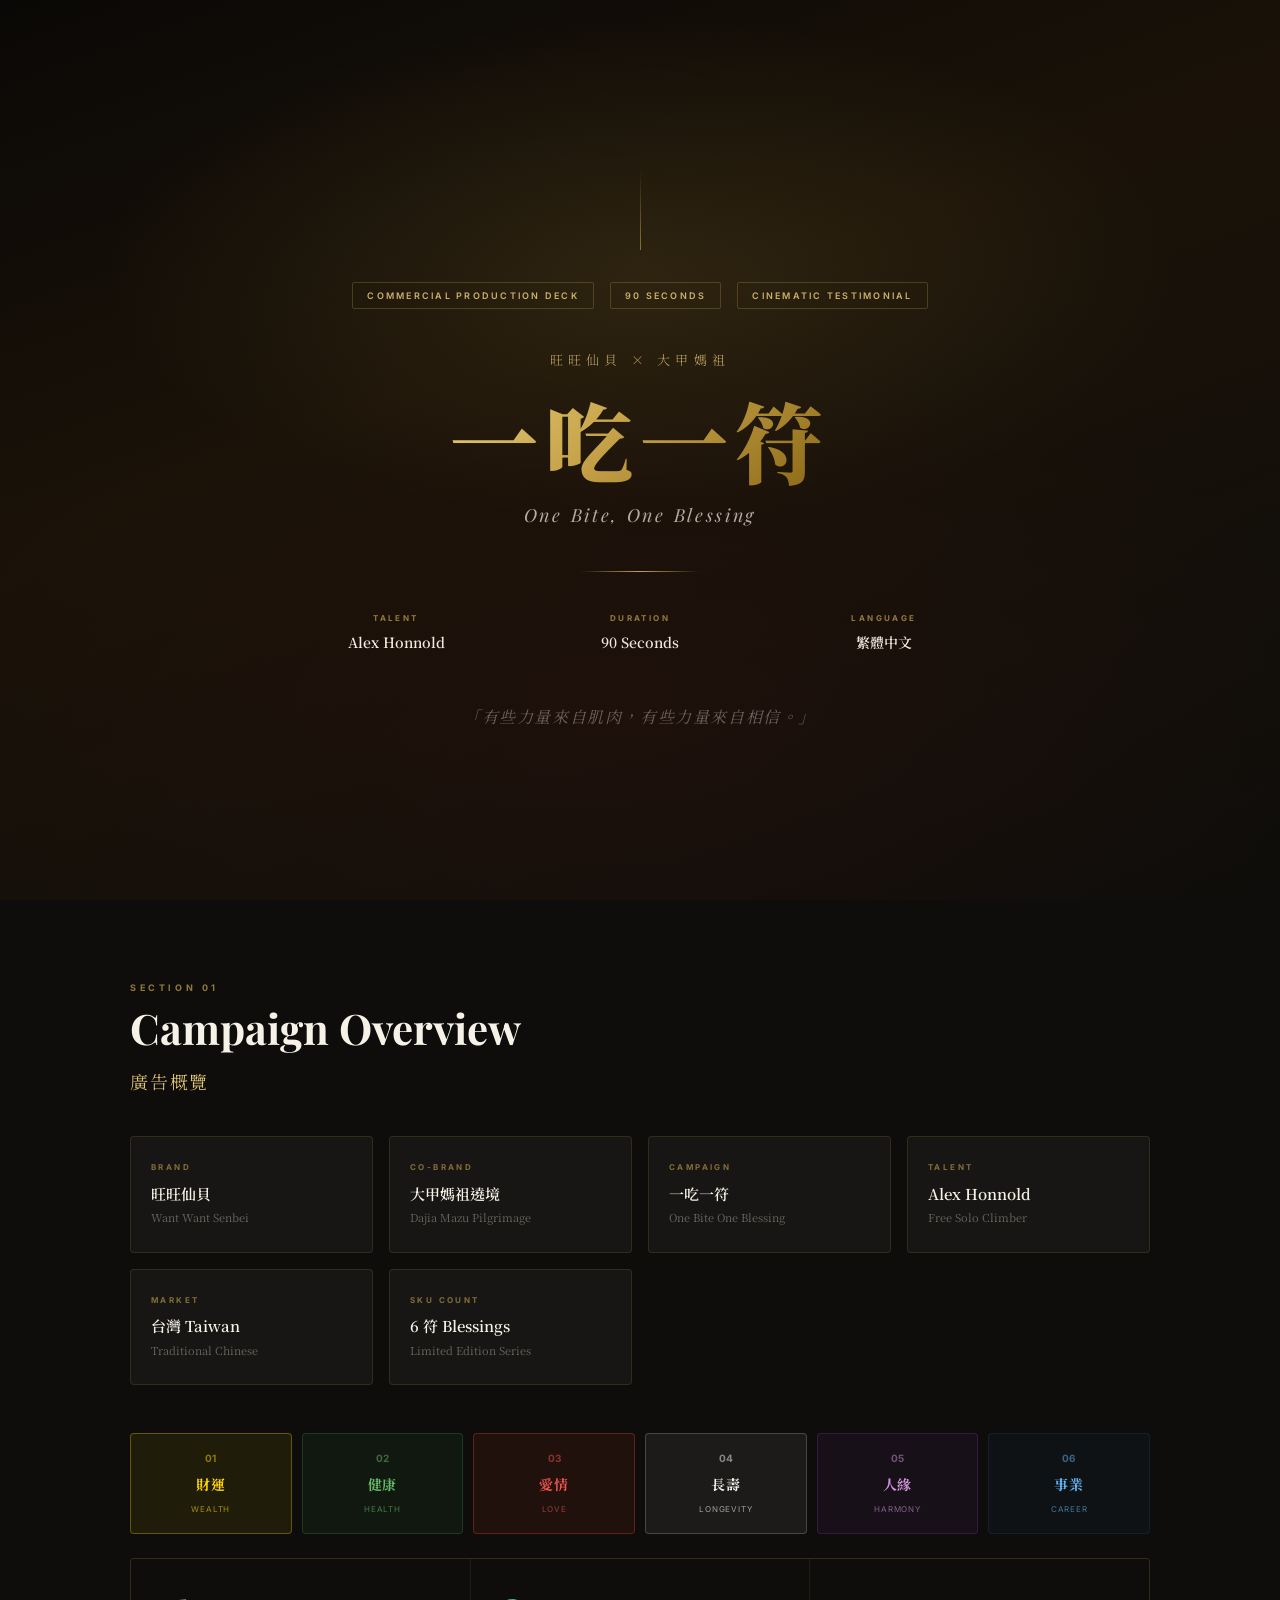
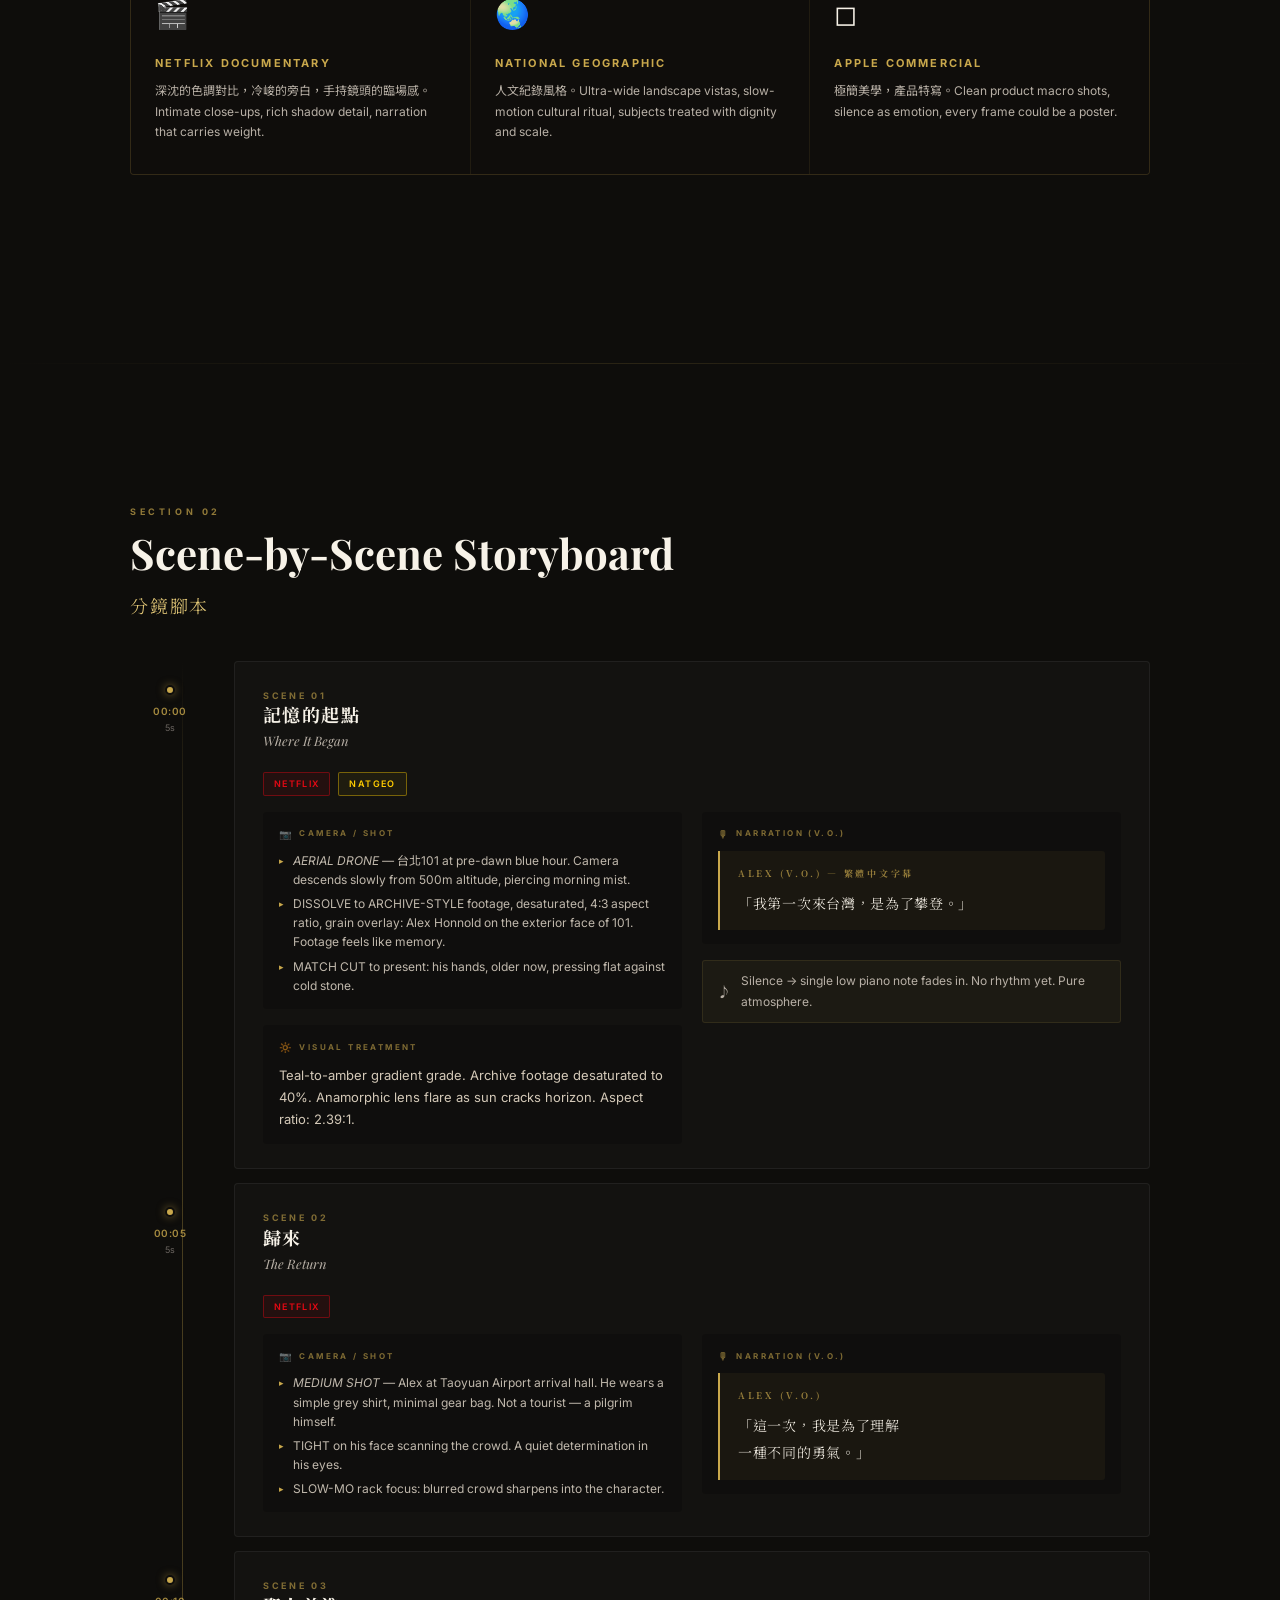
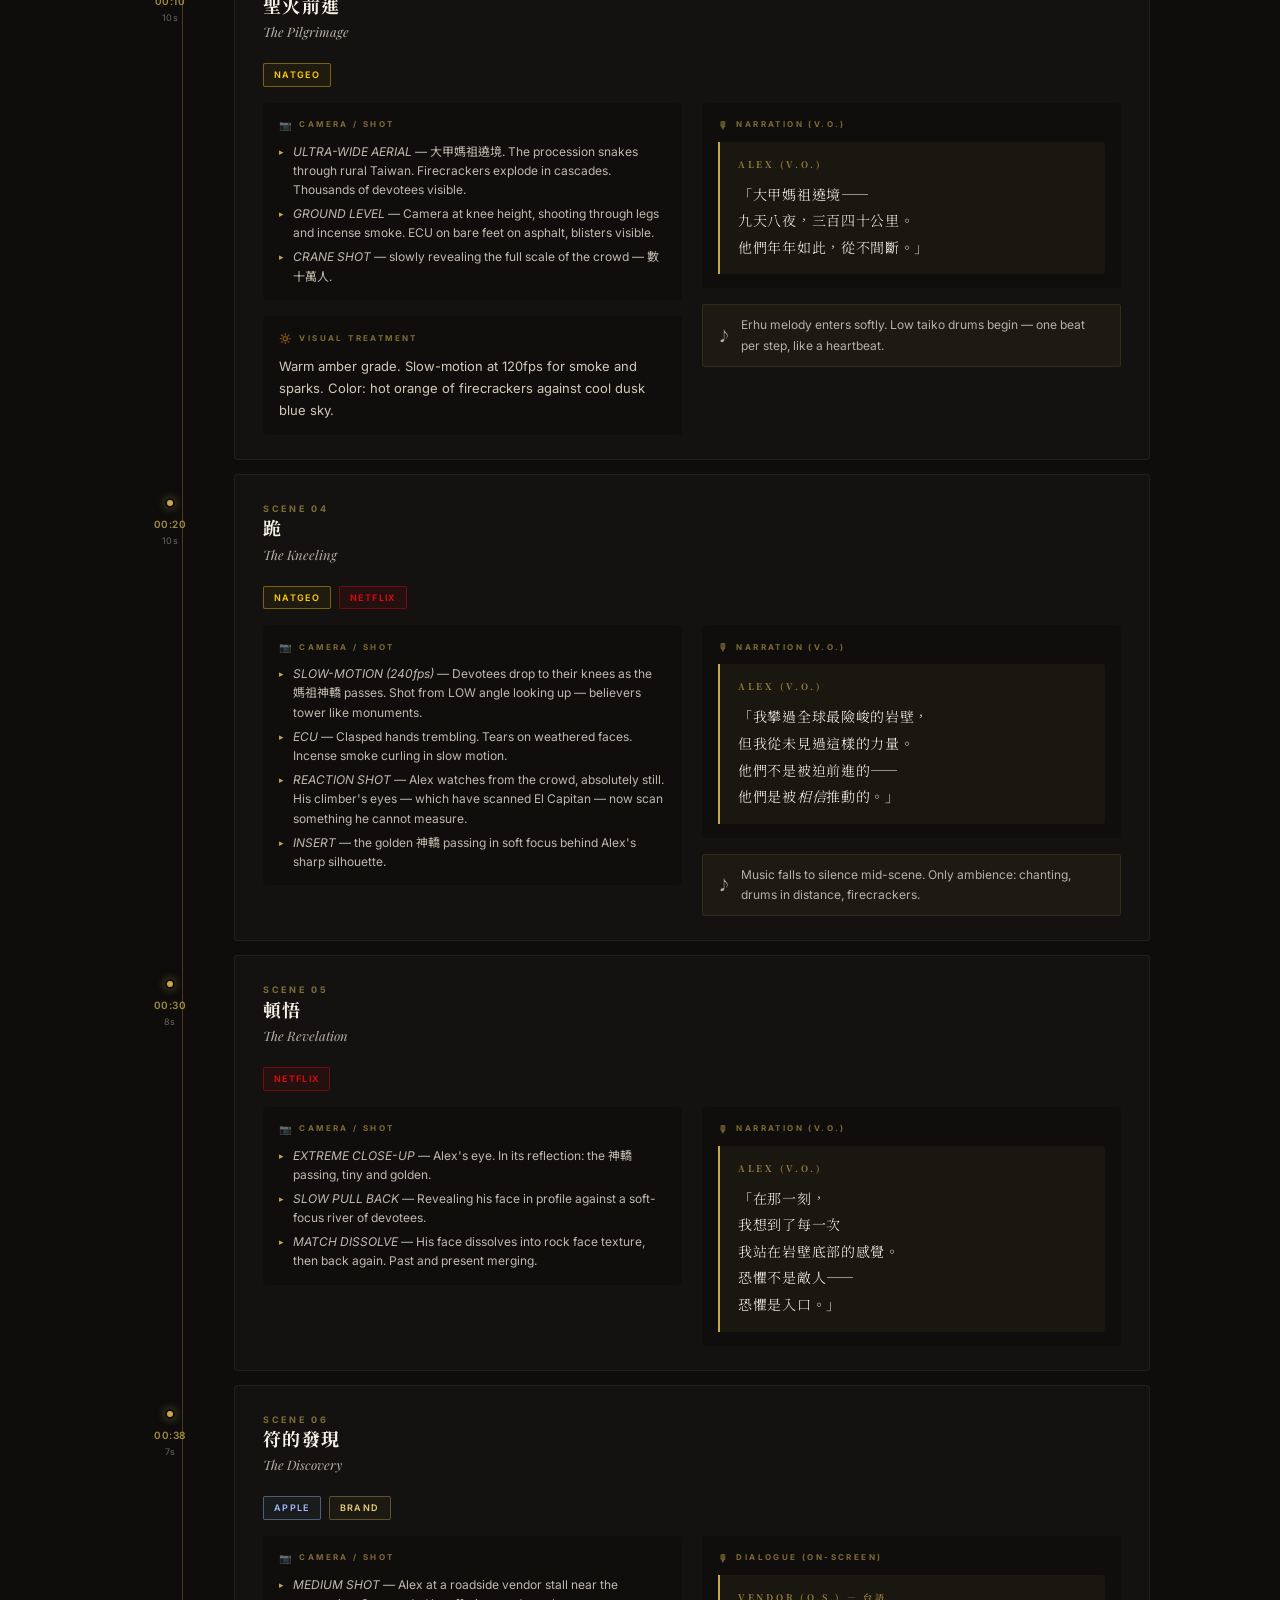
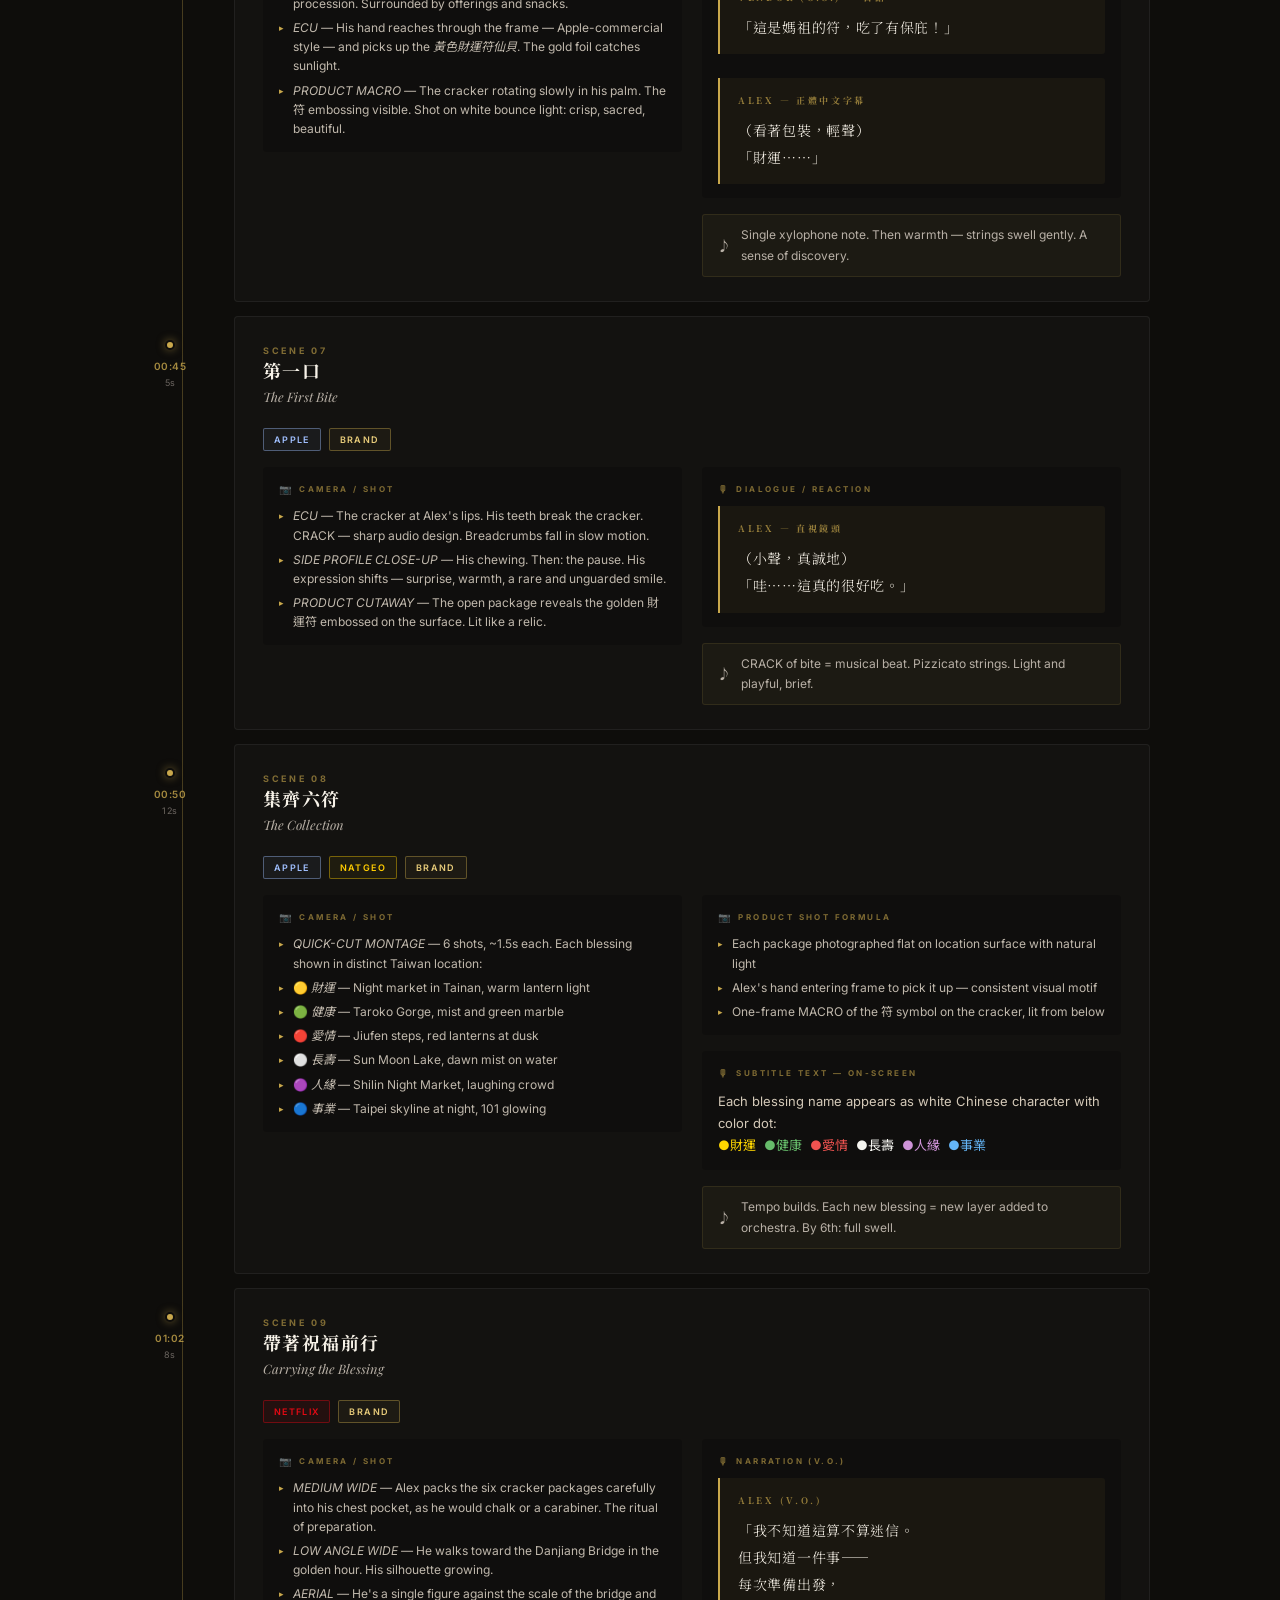
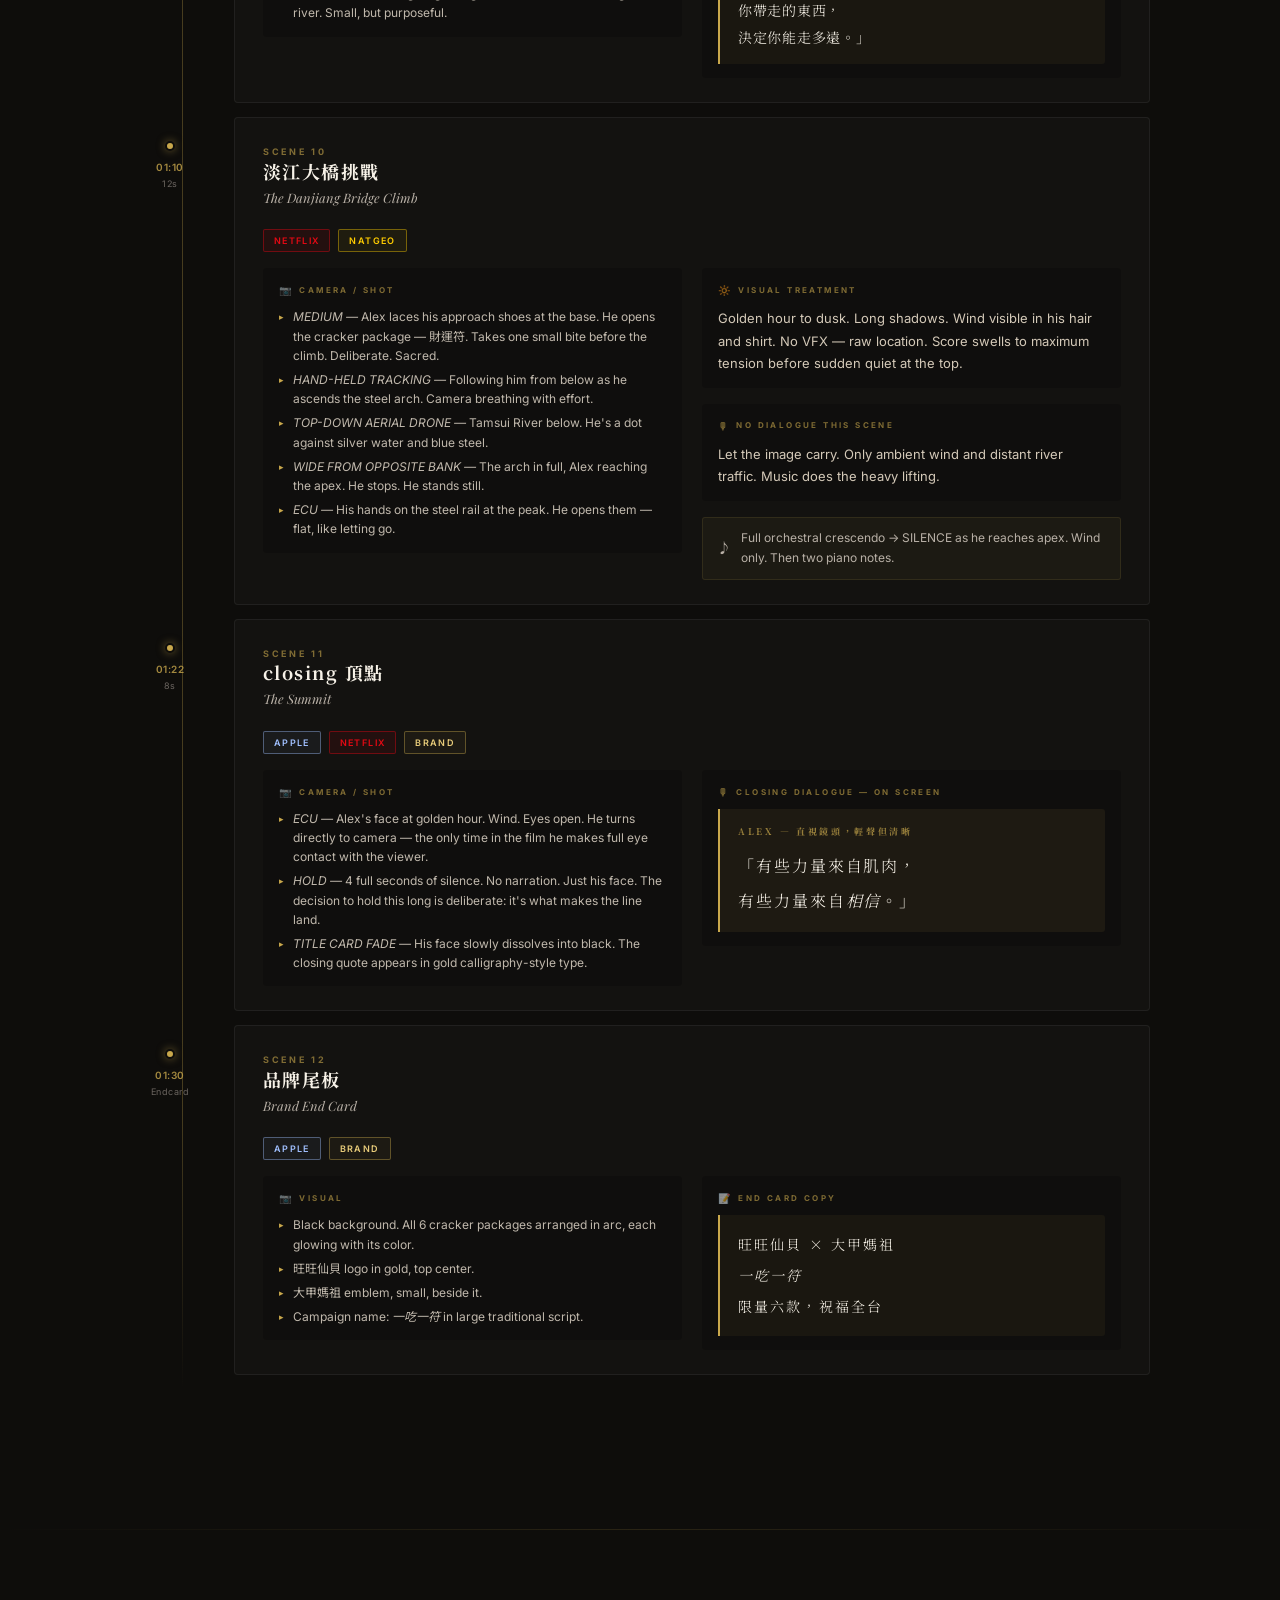
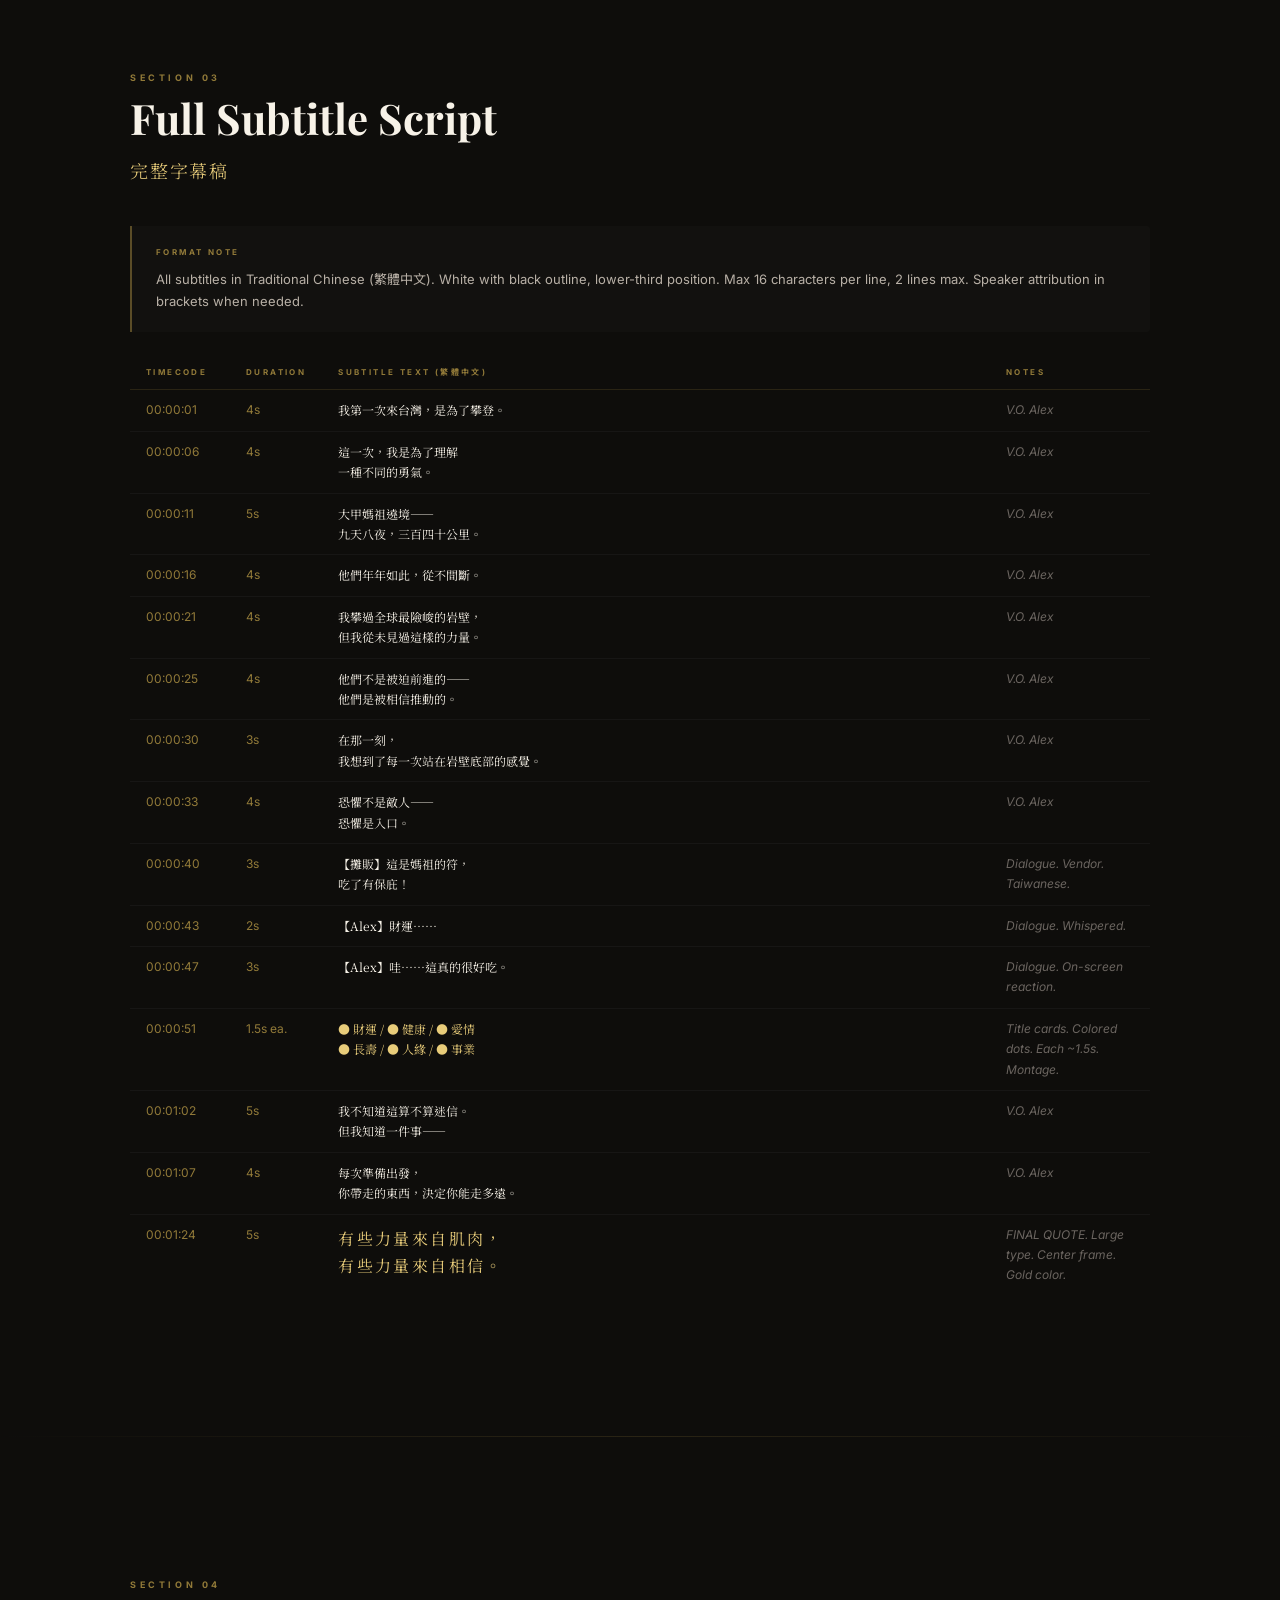
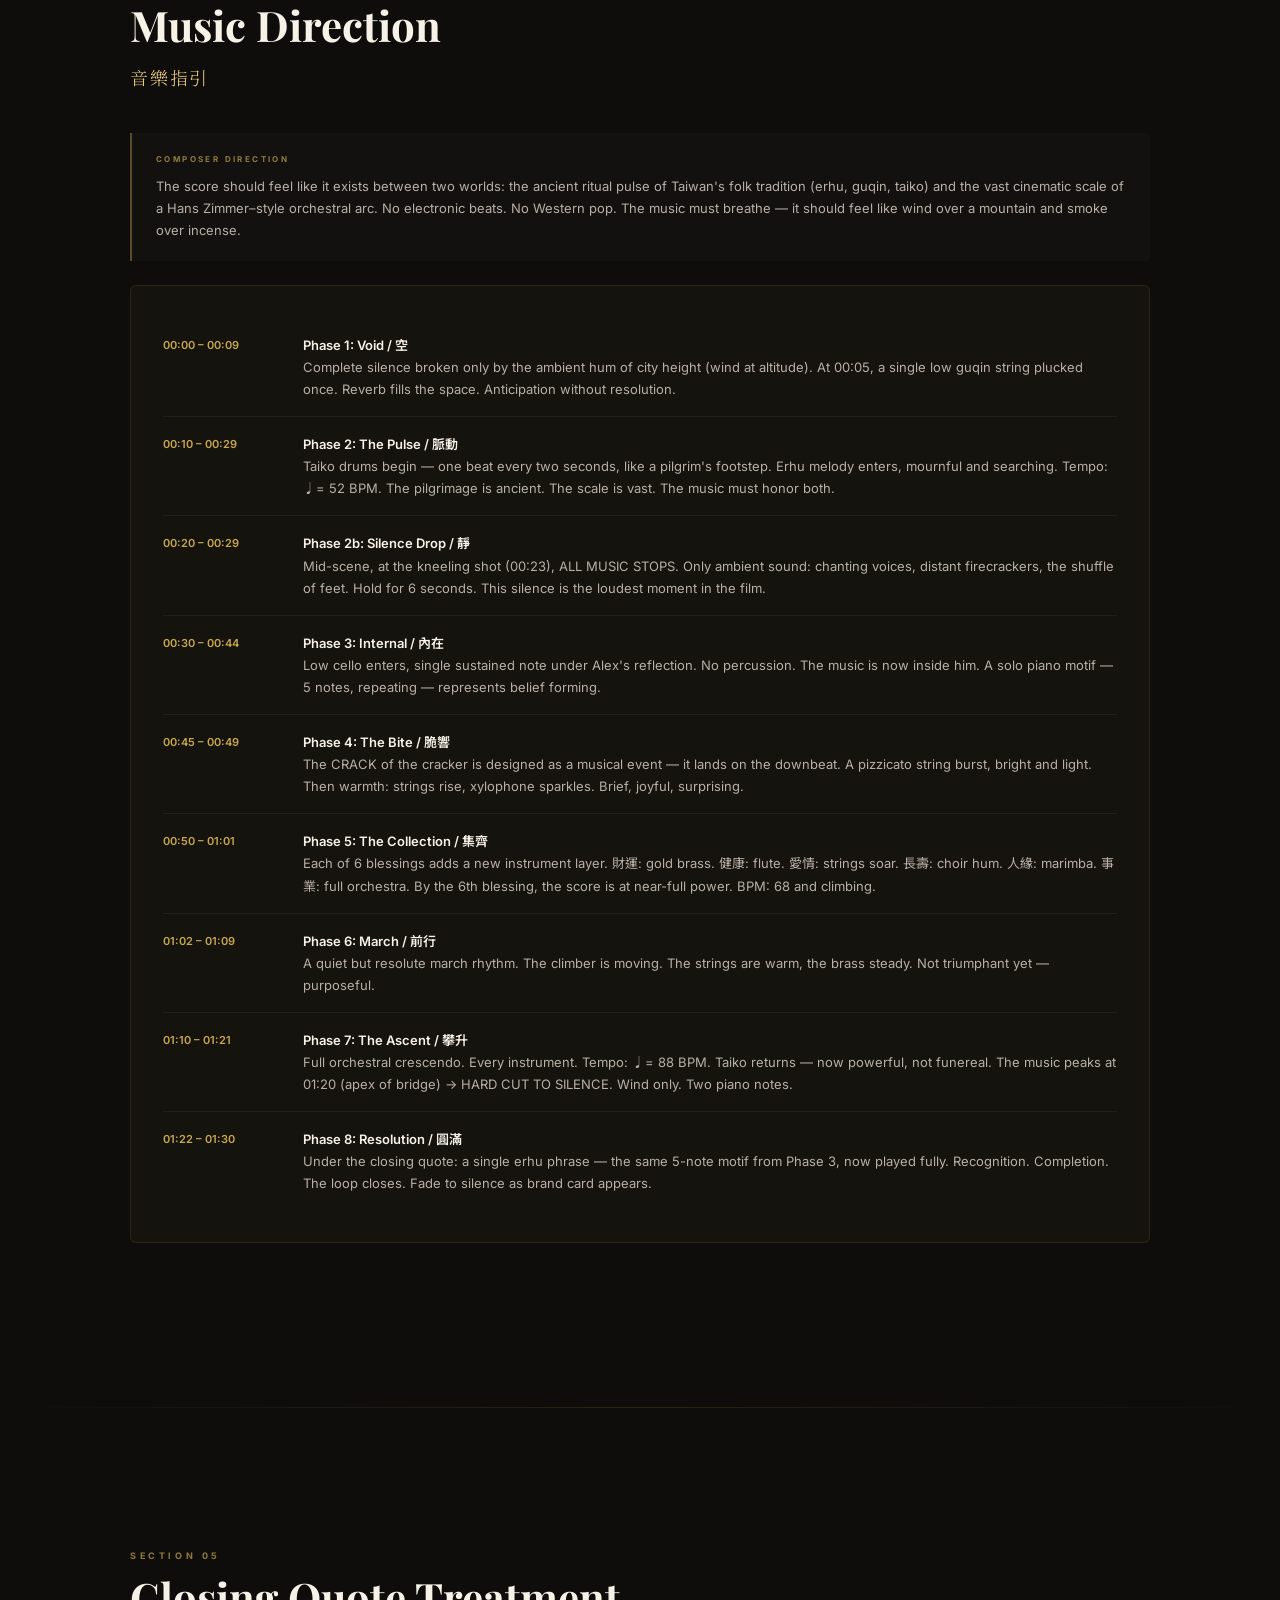
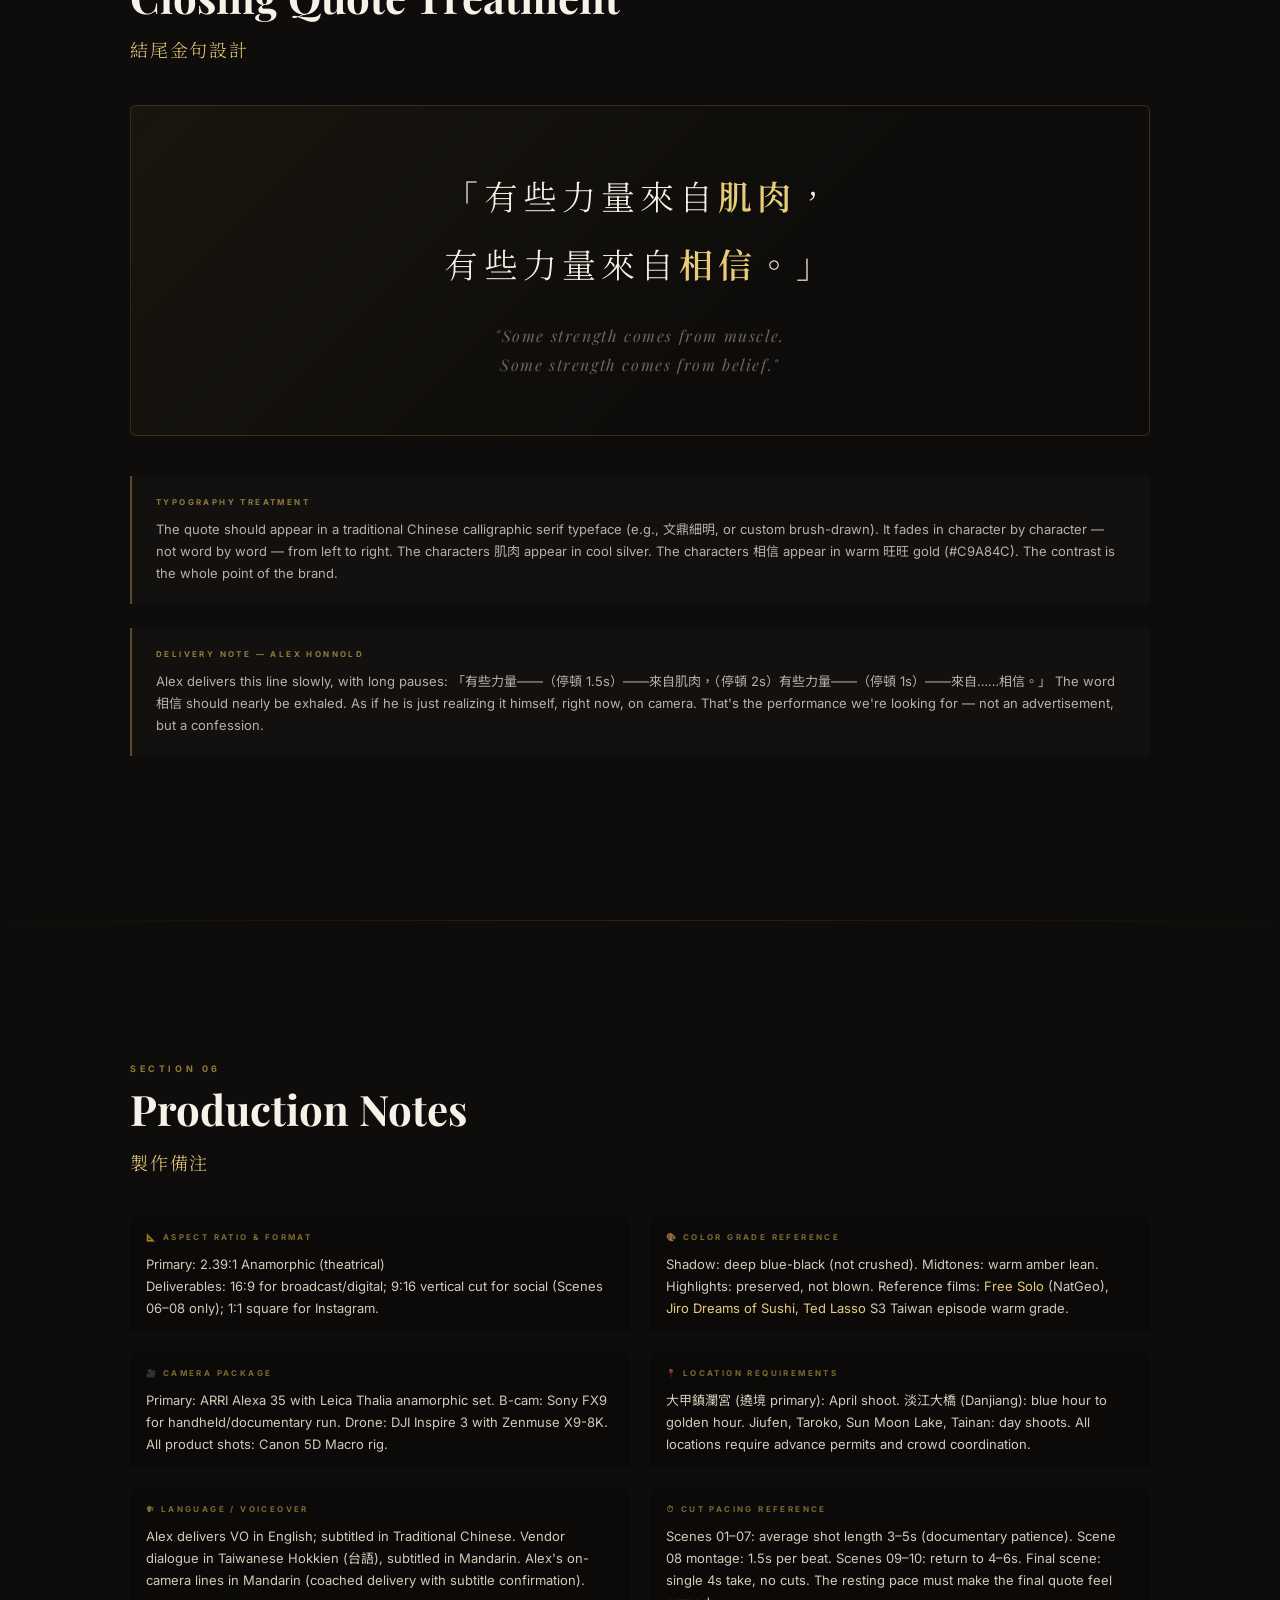
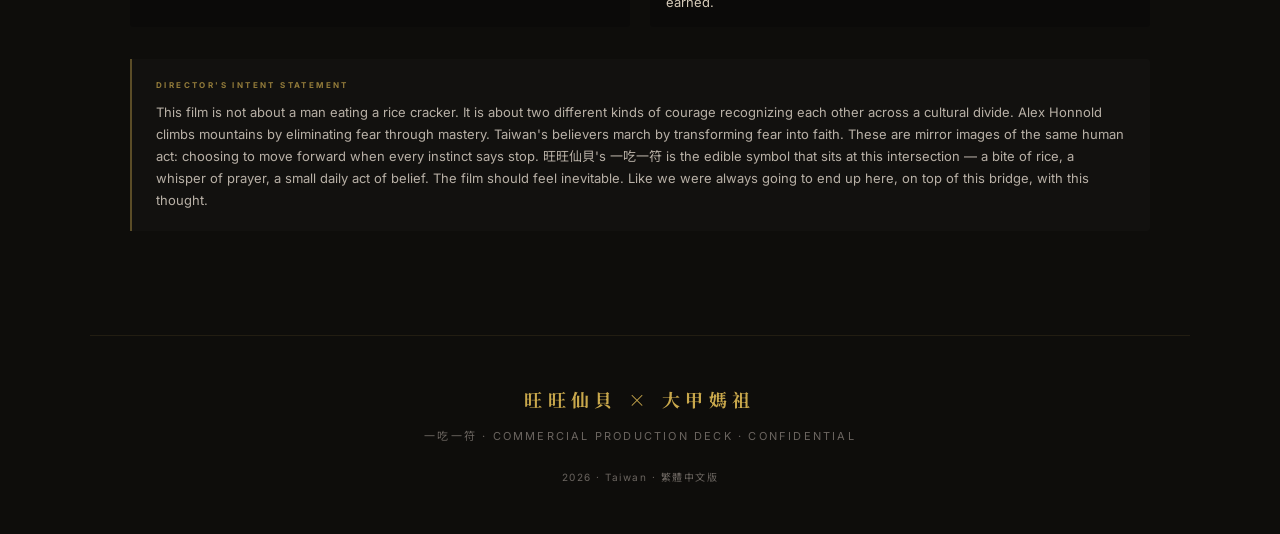
<file: 旺旺仙貝_一吃一符_Production_Deck.html>
<!DOCTYPE html>
<html lang="zh-Hant">
<head>
<meta charset="UTF-8">
<meta name="viewport" content="width=device-width, initial-scale=1.0">
<title>旺旺仙貝 × 大甲媽祖 — 一吃一符｜Commercial Production Deck</title>
<style>
  @import url('https://fonts.googleapis.com/css2?family=Noto+Serif+TC:wght@300;400;600;700;900&family=Noto+Sans+TC:wght@300;400;500;700&family=Playfair+Display:ital,wght@0,400;0,700;1,400&family=Inter:wght@200;300;400;500;600;700&display=swap');

  :root {
    --gold: #C9A84C;
    --gold-light: #E8CC7A;
    --gold-pale: #F5E8C0;
    --ink: #0E0D0B;
    --smoke: #1A1816;
    --paper: #F7F2E8;
    --red-deep: #8B1A1A;
    --red: #C0392B;
    --green: #2E6B3E;
    --white-warm: #FAFAF5;
    --blue-deep: #1A2F4A;
    --purple: #5C2D7E;
    --gray-mid: #6B6560;
    --gray-light: #B8B0A6;
  }

  * { margin: 0; padding: 0; box-sizing: border-box; }

  body {
    background: var(--ink);
    color: var(--paper);
    font-family: 'Inter', 'Noto Sans TC', sans-serif;
    font-size: 14px;
    line-height: 1.7;
  }

  /* ── COVER ── */
  .cover {
    min-height: 100vh;
    background: linear-gradient(160deg, #0a0806 0%, #1a1208 40%, #0e0d0b 100%);
    display: flex;
    flex-direction: column;
    align-items: center;
    justify-content: center;
    padding: 60px 40px;
    position: relative;
    overflow: hidden;
  }

  .cover::before {
    content: '';
    position: absolute;
    top: 0; left: 0; right: 0; bottom: 0;
    background:
      radial-gradient(ellipse 60% 40% at 50% 30%, rgba(201,168,76,0.12) 0%, transparent 70%),
      radial-gradient(ellipse 80% 60% at 50% 80%, rgba(139,26,26,0.08) 0%, transparent 70%);
    pointer-events: none;
  }

  .cover-line-top {
    width: 1px;
    height: 80px;
    background: linear-gradient(to bottom, transparent, var(--gold));
    margin-bottom: 32px;
    opacity: 0.6;
  }

  .cover-badges {
    display: flex;
    gap: 16px;
    margin-bottom: 40px;
    flex-wrap: wrap;
    justify-content: center;
  }

  .badge {
    font-family: 'Inter', sans-serif;
    font-size: 9px;
    font-weight: 600;
    letter-spacing: 0.25em;
    text-transform: uppercase;
    color: var(--gold-light);
    border: 1px solid rgba(201,168,76,0.3);
    padding: 5px 14px;
    border-radius: 2px;
    opacity: 0.85;
  }

  .cover-client {
    font-family: 'Noto Serif TC', serif;
    font-size: 13px;
    font-weight: 300;
    letter-spacing: 0.4em;
    color: var(--gold-light);
    text-transform: uppercase;
    margin-bottom: 20px;
    opacity: 0.8;
  }

  .cover-title-zh {
    font-family: 'Noto Serif TC', serif;
    font-size: clamp(52px, 8vw, 88px);
    font-weight: 900;
    color: var(--gold);
    letter-spacing: 0.08em;
    text-align: center;
    line-height: 1.1;
    background: linear-gradient(135deg, var(--gold-light) 0%, var(--gold) 40%, #8B6914 100%);
    -webkit-background-clip: text;
    -webkit-text-fill-color: transparent;
    background-clip: text;
    margin-bottom: 12px;
  }

  .cover-title-en {
    font-family: 'Playfair Display', serif;
    font-size: clamp(14px, 2vw, 18px);
    font-weight: 400;
    font-style: italic;
    color: var(--gray-light);
    letter-spacing: 0.15em;
    margin-bottom: 40px;
  }

  .cover-divider {
    width: 120px;
    height: 1px;
    background: linear-gradient(to right, transparent, var(--gold), transparent);
    margin: 0 auto 40px;
  }

  .cover-meta {
    display: grid;
    grid-template-columns: repeat(3, 1fr);
    gap: 32px;
    max-width: 700px;
    width: 100%;
    margin-bottom: 48px;
  }

  .cover-meta-item {
    text-align: center;
  }

  .cover-meta-label {
    font-size: 8px;
    font-weight: 700;
    letter-spacing: 0.3em;
    text-transform: uppercase;
    color: var(--gold);
    opacity: 0.7;
    margin-bottom: 6px;
  }

  .cover-meta-value {
    font-family: 'Noto Serif TC', serif;
    font-size: 14px;
    font-weight: 600;
    color: var(--paper);
  }

  .cover-tagline {
    font-family: 'Noto Serif TC', serif;
    font-size: 16px;
    color: var(--gray-mid);
    font-style: italic;
    letter-spacing: 0.1em;
  }

  /* ── SECTIONS ── */
  .section {
    padding: 80px 40px;
    max-width: 1100px;
    margin: 0 auto;
  }

  .section-label {
    font-size: 9px;
    font-weight: 700;
    letter-spacing: 0.4em;
    text-transform: uppercase;
    color: var(--gold);
    opacity: 0.7;
    margin-bottom: 8px;
  }

  .section-title {
    font-family: 'Playfair Display', serif;
    font-size: clamp(28px, 4vw, 42px);
    font-weight: 700;
    color: var(--paper);
    margin-bottom: 12px;
    line-height: 1.2;
  }

  .section-zh {
    font-family: 'Noto Serif TC', serif;
    font-size: 18px;
    color: var(--gold-light);
    font-weight: 300;
    letter-spacing: 0.1em;
    margin-bottom: 40px;
  }

  /* ── OVERVIEW CARDS ── */
  .overview-grid {
    display: grid;
    grid-template-columns: repeat(auto-fit, minmax(200px, 1fr));
    gap: 16px;
    margin-bottom: 48px;
  }

  .overview-card {
    background: rgba(255,255,255,0.04);
    border: 1px solid rgba(201,168,76,0.15);
    border-radius: 4px;
    padding: 24px 20px;
  }

  .overview-card-label {
    font-size: 8px;
    font-weight: 700;
    letter-spacing: 0.3em;
    text-transform: uppercase;
    color: var(--gold);
    opacity: 0.6;
    margin-bottom: 8px;
  }

  .overview-card-value {
    font-family: 'Noto Serif TC', serif;
    font-size: 15px;
    font-weight: 600;
    color: var(--paper);
    line-height: 1.5;
  }

  /* ── STYLE REFERENCES ── */
  .style-grid {
    display: grid;
    grid-template-columns: repeat(3, 1fr);
    gap: 1px;
    background: rgba(201,168,76,0.1);
    border: 1px solid rgba(201,168,76,0.1);
    border-radius: 4px;
    overflow: hidden;
    margin-bottom: 48px;
  }

  .style-card {
    padding: 32px 24px;
    background: rgba(14,13,11,0.95);
  }

  .style-icon {
    font-size: 28px;
    margin-bottom: 16px;
  }

  .style-name {
    font-size: 11px;
    font-weight: 700;
    letter-spacing: 0.2em;
    text-transform: uppercase;
    color: var(--gold);
    margin-bottom: 8px;
  }

  .style-desc {
    font-size: 12px;
    color: var(--gray-light);
    line-height: 1.7;
  }

  /* ── TIMELINE ── */
  .timeline {
    display: flex;
    flex-direction: column;
    gap: 0;
    position: relative;
  }

  .timeline::before {
    content: '';
    position: absolute;
    left: 52px;
    top: 0;
    bottom: 0;
    width: 1px;
    background: linear-gradient(to bottom,
      transparent 0%,
      rgba(201,168,76,0.3) 5%,
      rgba(201,168,76,0.3) 95%,
      transparent 100%
    );
  }

  /* ── SCENE CARDS ── */
  .scene-card {
    display: grid;
    grid-template-columns: 104px 1fr;
    gap: 0;
    position: relative;
    margin-bottom: 2px;
  }

  .scene-time {
    display: flex;
    flex-direction: column;
    align-items: center;
    padding-top: 24px;
    padding-right: 24px;
    position: relative;
    z-index: 1;
  }

  .scene-dot {
    width: 10px;
    height: 10px;
    border-radius: 50%;
    background: var(--gold);
    border: 2px solid var(--ink);
    flex-shrink: 0;
    margin-bottom: 8px;
    box-shadow: 0 0 8px rgba(201,168,76,0.5);
  }

  .scene-timecode {
    font-family: 'Inter', monospace;
    font-size: 10px;
    font-weight: 600;
    color: var(--gold);
    letter-spacing: 0.05em;
    opacity: 0.8;
  }

  .scene-duration {
    font-size: 9px;
    color: var(--gray-mid);
    letter-spacing: 0.05em;
  }

  .scene-body {
    background: rgba(255,255,255,0.025);
    border: 1px solid rgba(255,255,255,0.06);
    border-radius: 4px;
    padding: 24px 28px;
    margin-bottom: 12px;
    transition: border-color 0.2s;
  }

  .scene-body:hover {
    border-color: rgba(201,168,76,0.2);
  }

  .scene-header {
    display: flex;
    align-items: flex-start;
    gap: 16px;
    margin-bottom: 20px;
    flex-wrap: wrap;
  }

  .scene-number {
    font-size: 9px;
    font-weight: 700;
    letter-spacing: 0.3em;
    color: var(--gold);
    opacity: 0.6;
    padding-top: 2px;
    white-space: nowrap;
  }

  .scene-title-zh {
    font-family: 'Noto Serif TC', serif;
    font-size: 18px;
    font-weight: 700;
    color: var(--paper);
    letter-spacing: 0.08em;
    line-height: 1.3;
  }

  .scene-title-en {
    font-family: 'Playfair Display', serif;
    font-size: 13px;
    font-style: italic;
    color: var(--gray-light);
    margin-top: 4px;
  }

  .scene-content {
    display: grid;
    grid-template-columns: 1fr 1fr;
    gap: 20px;
  }

  @media (max-width: 700px) {
    .scene-content { grid-template-columns: 1fr; }
    .cover-meta { grid-template-columns: 1fr; }
    .style-grid { grid-template-columns: 1fr; }
  }

  .scene-left, .scene-right {
    display: flex;
    flex-direction: column;
    gap: 16px;
  }

  .field-group {
    background: rgba(0,0,0,0.2);
    border-radius: 3px;
    padding: 14px 16px;
  }

  .field-label {
    font-size: 8px;
    font-weight: 700;
    letter-spacing: 0.3em;
    text-transform: uppercase;
    color: var(--gold);
    opacity: 0.6;
    margin-bottom: 8px;
    display: flex;
    align-items: center;
    gap: 6px;
  }

  .field-label-icon {
    font-size: 10px;
    opacity: 0.9;
  }

  .field-text {
    font-size: 13px;
    color: #D4C9B8;
    line-height: 1.7;
  }

  .field-text em {
    font-style: normal;
    color: var(--gold-light);
  }

  .shot-list {
    list-style: none;
    display: flex;
    flex-direction: column;
    gap: 5px;
  }

  .shot-list li {
    font-size: 12px;
    color: #C0B8AC;
    padding-left: 14px;
    position: relative;
    line-height: 1.6;
  }

  .shot-list li::before {
    content: '▸';
    position: absolute;
    left: 0;
    color: var(--gold);
    font-size: 9px;
    top: 3px;
  }

  /* ── DIALOGUE / NARRATION ── */
  .quote-box {
    border-left: 2px solid var(--gold);
    background: rgba(201,168,76,0.06);
    padding: 14px 18px;
    border-radius: 0 3px 3px 0;
  }

  .quote-box p {
    font-family: 'Noto Serif TC', serif;
    font-size: 14px;
    color: var(--paper);
    line-height: 1.9;
    font-weight: 300;
    letter-spacing: 0.05em;
  }

  .quote-box .speaker {
    font-size: 9px;
    font-weight: 700;
    letter-spacing: 0.3em;
    text-transform: uppercase;
    color: var(--gold);
    opacity: 0.7;
    margin-bottom: 8px;
  }

  /* ── MUSIC / MOOD ── */
  .music-bar {
    display: flex;
    align-items: center;
    gap: 10px;
    padding: 10px 14px;
    background: rgba(201,168,76,0.05);
    border: 1px solid rgba(201,168,76,0.12);
    border-radius: 3px;
    font-size: 12px;
    color: var(--gray-light);
  }

  .music-icon { font-size: 14px; }

  /* ── SCENE TONE TAG ── */
  .tone-tags {
    display: flex;
    gap: 8px;
    flex-wrap: wrap;
    margin-bottom: 16px;
  }

  .tone-tag {
    font-size: 9px;
    font-weight: 600;
    letter-spacing: 0.15em;
    text-transform: uppercase;
    padding: 3px 10px;
    border-radius: 2px;
    border: 1px solid;
  }

  .tag-netflix { color: #E50914; border-color: rgba(229,9,20,0.4); background: rgba(229,9,20,0.08); }
  .tag-natgeo  { color: #FFCC00; border-color: rgba(255,204,0,0.4); background: rgba(255,204,0,0.05); }
  .tag-apple   { color: #A0C0FF; border-color: rgba(160,192,255,0.4); background: rgba(160,192,255,0.05); }
  .tag-brand   { color: var(--gold-light); border-color: rgba(201,168,76,0.4); background: rgba(201,168,76,0.06); }

  /* ── BLESSINGS CARD ── */
  .blessings-grid {
    display: grid;
    grid-template-columns: repeat(6, 1fr);
    gap: 10px;
    margin: 24px 0;
  }

  .blessing-chip {
    display: flex;
    flex-direction: column;
    align-items: center;
    padding: 16px 8px;
    border-radius: 4px;
    border: 1px solid;
    text-align: center;
    gap: 6px;
  }

  .blessing-num {
    font-size: 10px;
    font-weight: 700;
    opacity: 0.5;
    font-family: 'Inter', monospace;
  }

  .blessing-zh {
    font-family: 'Noto Serif TC', serif;
    font-size: 14px;
    font-weight: 700;
    letter-spacing: 0.05em;
  }

  .blessing-en {
    font-size: 8px;
    letter-spacing: 0.1em;
    text-transform: uppercase;
    opacity: 0.6;
  }

  .b1 { background: rgba(255,215,0,0.08); border-color: rgba(255,215,0,0.3); color: #FFD700; }
  .b2 { background: rgba(46,107,62,0.12); border-color: rgba(46,107,62,0.4); color: #66BB6A; }
  .b3 { background: rgba(192,57,43,0.1); border-color: rgba(192,57,43,0.4); color: #EF5350; }
  .b4 { background: rgba(245,245,240,0.06); border-color: rgba(245,245,240,0.2); color: #F5F5F0; }
  .b5 { background: rgba(92,45,126,0.12); border-color: rgba(92,45,126,0.4); color: #CE93D8; }
  .b6 { background: rgba(26,47,74,0.15); border-color: rgba(26,47,74,0.5); color: #64B5F6; }

  /* ── FULL SUBTITLE SCRIPT ── */
  .subtitle-table {
    width: 100%;
    border-collapse: collapse;
  }

  .subtitle-table th {
    font-size: 8px;
    font-weight: 700;
    letter-spacing: 0.3em;
    text-transform: uppercase;
    color: var(--gold);
    opacity: 0.7;
    text-align: left;
    padding: 10px 16px;
    border-bottom: 1px solid rgba(201,168,76,0.15);
  }

  .subtitle-table td {
    padding: 10px 16px;
    font-size: 12px;
    border-bottom: 1px solid rgba(255,255,255,0.04);
    vertical-align: top;
  }

  .subtitle-table tr:last-child td { border-bottom: none; }

  .sub-tc { font-family: 'Inter', monospace; font-size: 10px; color: var(--gold); opacity: 0.7; white-space: nowrap; }
  .sub-zh { font-family: 'Noto Serif TC', serif; font-size: 13px; color: var(--paper); line-height: 1.7; }
  .sub-note { font-size: 10px; color: var(--gray-mid); font-style: italic; }

  /* ── MUSIC DIRECTION ── */
  .music-section {
    background: rgba(201,168,76,0.04);
    border: 1px solid rgba(201,168,76,0.12);
    border-radius: 6px;
    padding: 32px;
    margin-bottom: 24px;
  }

  .music-phase {
    display: grid;
    grid-template-columns: 120px 1fr;
    gap: 20px;
    padding: 16px 0;
    border-bottom: 1px solid rgba(255,255,255,0.05);
    align-items: start;
  }

  .music-phase:last-child { border-bottom: none; }

  .music-phase-time {
    font-family: 'Inter', monospace;
    font-size: 11px;
    font-weight: 600;
    color: var(--gold);
    padding-top: 2px;
  }

  .music-phase-desc {
    font-size: 13px;
    color: var(--gray-light);
    line-height: 1.7;
  }

  .music-phase-desc strong {
    color: var(--paper);
    font-weight: 600;
  }

  /* ── ENDING QUOTE ── */
  .ending-quote-section {
    background: linear-gradient(135deg, rgba(201,168,76,0.06) 0%, rgba(14,13,11,0.95) 60%);
    border: 1px solid rgba(201,168,76,0.2);
    border-radius: 6px;
    padding: 56px 48px;
    text-align: center;
    margin: 40px 0;
  }

  .ending-quote-zh {
    font-family: 'Noto Serif TC', serif;
    font-size: clamp(22px, 3.5vw, 34px);
    font-weight: 300;
    color: var(--paper);
    letter-spacing: 0.15em;
    line-height: 2;
    margin-bottom: 24px;
  }

  .ending-quote-zh em {
    font-style: normal;
    color: var(--gold-light);
    font-weight: 600;
  }

  .ending-quote-en {
    font-family: 'Playfair Display', serif;
    font-size: 16px;
    font-style: italic;
    color: var(--gray-mid);
    letter-spacing: 0.1em;
    line-height: 1.8;
  }

  /* ── DIVIDER ── */
  .section-divider {
    border: none;
    height: 1px;
    background: linear-gradient(to right, transparent, rgba(201,168,76,0.15), transparent);
    margin: 60px 0;
  }

  /* ── PRODUCTION NOTE ── */
  .production-note {
    background: rgba(255,255,255,0.02);
    border-left: 2px solid rgba(201,168,76,0.4);
    padding: 20px 24px;
    border-radius: 0 4px 4px 0;
    margin-bottom: 24px;
  }

  .production-note-label {
    font-size: 8px;
    font-weight: 700;
    letter-spacing: 0.3em;
    text-transform: uppercase;
    color: var(--gold);
    opacity: 0.7;
    margin-bottom: 8px;
  }

  .production-note p {
    font-size: 13px;
    color: var(--gray-light);
    line-height: 1.7;
  }

  /* ── FOOTER ── */
  .footer {
    padding: 48px 40px;
    text-align: center;
    border-top: 1px solid rgba(201,168,76,0.1);
    max-width: 1100px;
    margin: 0 auto;
  }

  .footer-logo {
    font-family: 'Noto Serif TC', serif;
    font-size: 18px;
    font-weight: 700;
    color: var(--gold);
    letter-spacing: 0.3em;
    margin-bottom: 12px;
  }

  .footer-tagline {
    font-size: 11px;
    letter-spacing: 0.2em;
    color: var(--gray-mid);
    text-transform: uppercase;
  }

  /* ── PRINT ── */
  @media print {
    body { background: white; color: black; }
  }
</style>
</head>
<body>

<!-- ══════════════════════════════════════
     COVER PAGE
══════════════════════════════════════ -->
<div class="cover">
  <div class="cover-line-top"></div>

  <div class="cover-badges">
    <span class="badge">Commercial Production Deck</span>
    <span class="badge">90 Seconds</span>
    <span class="badge">Cinematic Testimonial</span>
  </div>

  <div class="cover-client">旺旺仙貝 × 大甲媽祖</div>

  <div class="cover-title-zh">一吃一符</div>
  <div class="cover-title-en">One Bite, One Blessing</div>

  <div class="cover-divider"></div>

  <div class="cover-meta">
    <div class="cover-meta-item">
      <div class="cover-meta-label">Talent</div>
      <div class="cover-meta-value">Alex Honnold</div>
    </div>
    <div class="cover-meta-item">
      <div class="cover-meta-label">Duration</div>
      <div class="cover-meta-value">90 Seconds</div>
    </div>
    <div class="cover-meta-item">
      <div class="cover-meta-label">Language</div>
      <div class="cover-meta-value">繁體中文</div>
    </div>
  </div>

  <div class="cover-tagline">「有些力量來自肌肉，有些力量來自相信。」</div>
</div>


<!-- ══════════════════════════════════════
     SECTION 1 — OVERVIEW
══════════════════════════════════════ -->
<div class="section">
  <div class="section-label">Section 01</div>
  <div class="section-title">Campaign Overview</div>
  <div class="section-zh">廣告概覽</div>

  <div class="overview-grid">
    <div class="overview-card">
      <div class="overview-card-label">Brand</div>
      <div class="overview-card-value">旺旺仙貝<br><span style="font-size:11px;color:var(--gray-mid);font-weight:400">Want Want Senbei</span></div>
    </div>
    <div class="overview-card">
      <div class="overview-card-label">Co-brand</div>
      <div class="overview-card-value">大甲媽祖遶境<br><span style="font-size:11px;color:var(--gray-mid);font-weight:400">Dajia Mazu Pilgrimage</span></div>
    </div>
    <div class="overview-card">
      <div class="overview-card-label">Campaign</div>
      <div class="overview-card-value">一吃一符<br><span style="font-size:11px;color:var(--gray-mid);font-weight:400">One Bite One Blessing</span></div>
    </div>
    <div class="overview-card">
      <div class="overview-card-label">Talent</div>
      <div class="overview-card-value">Alex Honnold<br><span style="font-size:11px;color:var(--gray-mid);font-weight:400">Free Solo Climber</span></div>
    </div>
    <div class="overview-card">
      <div class="overview-card-label">Market</div>
      <div class="overview-card-value">台灣 Taiwan<br><span style="font-size:11px;color:var(--gray-mid);font-weight:400">Traditional Chinese</span></div>
    </div>
    <div class="overview-card">
      <div class="overview-card-label">SKU Count</div>
      <div class="overview-card-value">6 符 Blessings<br><span style="font-size:11px;color:var(--gray-mid);font-weight:400">Limited Edition Series</span></div>
    </div>
  </div>

  <div class="blessings-grid">
    <div class="blessing-chip b1">
      <div class="blessing-num">01</div>
      <div class="blessing-zh">財運</div>
      <div class="blessing-en">Wealth</div>
    </div>
    <div class="blessing-chip b2">
      <div class="blessing-num">02</div>
      <div class="blessing-zh">健康</div>
      <div class="blessing-en">Health</div>
    </div>
    <div class="blessing-chip b3">
      <div class="blessing-num">03</div>
      <div class="blessing-zh">愛情</div>
      <div class="blessing-en">Love</div>
    </div>
    <div class="blessing-chip b4">
      <div class="blessing-num">04</div>
      <div class="blessing-zh">長壽</div>
      <div class="blessing-en">Longevity</div>
    </div>
    <div class="blessing-chip b5">
      <div class="blessing-num">05</div>
      <div class="blessing-zh">人緣</div>
      <div class="blessing-en">Harmony</div>
    </div>
    <div class="blessing-chip b6">
      <div class="blessing-num">06</div>
      <div class="blessing-zh">事業</div>
      <div class="blessing-en">Career</div>
    </div>
  </div>

  <!-- STYLE REFERENCES -->
  <div class="style-grid">
    <div class="style-card">
      <div class="style-icon">🎬</div>
      <div class="style-name">Netflix Documentary</div>
      <div class="style-desc">深沈的色調對比，冷峻的旁白，手持鏡頭的臨場感。Intimate close-ups, rich shadow detail, narration that carries weight.</div>
    </div>
    <div class="style-card">
      <div class="style-icon">🌏</div>
      <div class="style-name">National Geographic</div>
      <div class="style-desc">人文紀錄風格。Ultra-wide landscape vistas, slow-motion cultural ritual, subjects treated with dignity and scale.</div>
    </div>
    <div class="style-card">
      <div class="style-icon">◻</div>
      <div class="style-name">Apple Commercial</div>
      <div class="style-desc">極簡美學，產品特寫。Clean product macro shots, silence as emotion, every frame could be a poster.</div>
    </div>
  </div>
</div>

<hr class="section-divider">

<!-- ══════════════════════════════════════
     SECTION 2 — STORYBOARD
══════════════════════════════════════ -->
<div class="section">
  <div class="section-label">Section 02</div>
  <div class="section-title">Scene-by-Scene Storyboard</div>
  <div class="section-zh">分鏡腳本</div>

  <div class="timeline">

    <!-- ══ SCENE 01 ══ -->
    <div class="scene-card">
      <div class="scene-time">
        <div class="scene-dot"></div>
        <div class="scene-timecode">00:00</div>
        <div class="scene-duration">5s</div>
      </div>
      <div class="scene-body">
        <div class="scene-header">
          <div>
            <div class="scene-number">SCENE 01</div>
            <div class="scene-title-zh">記憶的起點</div>
            <div class="scene-title-en">Where It Began</div>
          </div>
        </div>
        <div class="tone-tags">
          <span class="tone-tag tag-netflix">Netflix</span>
          <span class="tone-tag tag-natgeo">NatGeo</span>
        </div>
        <div class="scene-content">
          <div class="scene-left">
            <div class="field-group">
              <div class="field-label"><span class="field-label-icon">📷</span> Camera / Shot</div>
              <ul class="shot-list">
                <li><em>AERIAL DRONE —</em> 台北101 at pre-dawn blue hour. Camera descends slowly from 500m altitude, piercing morning mist.</li>
                <li>DISSOLVE to ARCHIVE-STYLE footage, desaturated, 4:3 aspect ratio, grain overlay: Alex Honnold on the exterior face of 101. Footage feels like memory.</li>
                <li>MATCH CUT to present: his hands, older now, pressing flat against cold stone.</li>
              </ul>
            </div>
            <div class="field-group">
              <div class="field-label"><span class="field-label-icon">🔆</span> Visual Treatment</div>
              <div class="field-text">Teal-to-amber gradient grade. Archive footage desaturated to 40%. Anamorphic lens flare as sun cracks horizon. Aspect ratio: 2.39:1.</div>
            </div>
          </div>
          <div class="scene-right">
            <div class="field-group">
              <div class="field-label"><span class="field-label-icon">🎙</span> Narration (V.O.)</div>
              <div class="quote-box">
                <p class="speaker">ALEX (V.O.) — 繁體中文字幕</p>
                <p>「我第一次來台灣，是為了攀登。」</p>
              </div>
            </div>
            <div class="music-bar">
              <span class="music-icon">♪</span>
              <span>Silence → single low piano note fades in. No rhythm yet. Pure atmosphere.</span>
            </div>
          </div>
        </div>
      </div>
    </div>

    <!-- ══ SCENE 02 ══ -->
    <div class="scene-card">
      <div class="scene-time">
        <div class="scene-dot"></div>
        <div class="scene-timecode">00:05</div>
        <div class="scene-duration">5s</div>
      </div>
      <div class="scene-body">
        <div class="scene-header">
          <div>
            <div class="scene-number">SCENE 02</div>
            <div class="scene-title-zh">歸來</div>
            <div class="scene-title-en">The Return</div>
          </div>
        </div>
        <div class="tone-tags">
          <span class="tone-tag tag-netflix">Netflix</span>
        </div>
        <div class="scene-content">
          <div class="scene-left">
            <div class="field-group">
              <div class="field-label"><span class="field-label-icon">📷</span> Camera / Shot</div>
              <ul class="shot-list">
                <li><em>MEDIUM SHOT —</em> Alex at Taoyuan Airport arrival hall. He wears a simple grey shirt, minimal gear bag. Not a tourist — a pilgrim himself.</li>
                <li>TIGHT on his face scanning the crowd. A quiet determination in his eyes.</li>
                <li>SLOW-MO rack focus: blurred crowd sharpens into the character.</li>
              </ul>
            </div>
          </div>
          <div class="scene-right">
            <div class="field-group">
              <div class="field-label"><span class="field-label-icon">🎙</span> Narration (V.O.)</div>
              <div class="quote-box">
                <p class="speaker">ALEX (V.O.)</p>
                <p>「這一次，我是為了理解<br>一種不同的勇氣。」</p>
              </div>
            </div>
          </div>
        </div>
      </div>
    </div>

    <!-- ══ SCENE 03 ══ -->
    <div class="scene-card">
      <div class="scene-time">
        <div class="scene-dot"></div>
        <div class="scene-timecode">00:10</div>
        <div class="scene-duration">10s</div>
      </div>
      <div class="scene-body">
        <div class="scene-header">
          <div>
            <div class="scene-number">SCENE 03</div>
            <div class="scene-title-zh">聖火前進</div>
            <div class="scene-title-en">The Pilgrimage</div>
          </div>
        </div>
        <div class="tone-tags">
          <span class="tone-tag tag-natgeo">NatGeo</span>
        </div>
        <div class="scene-content">
          <div class="scene-left">
            <div class="field-group">
              <div class="field-label"><span class="field-label-icon">📷</span> Camera / Shot</div>
              <ul class="shot-list">
                <li><em>ULTRA-WIDE AERIAL —</em> 大甲媽祖遶境. The procession snakes through rural Taiwan. Firecrackers explode in cascades. Thousands of devotees visible.</li>
                <li><em>GROUND LEVEL —</em> Camera at knee height, shooting through legs and incense smoke. ECU on bare feet on asphalt, blisters visible.</li>
                <li><em>CRANE SHOT —</em> slowly revealing the full scale of the crowd — 數十萬人.</li>
              </ul>
            </div>
            <div class="field-group">
              <div class="field-label"><span class="field-label-icon">🔆</span> Visual Treatment</div>
              <div class="field-text">Warm amber grade. Slow-motion at 120fps for smoke and sparks. Color: hot orange of firecrackers against cool dusk blue sky.</div>
            </div>
          </div>
          <div class="scene-right">
            <div class="field-group">
              <div class="field-label"><span class="field-label-icon">🎙</span> Narration (V.O.)</div>
              <div class="quote-box">
                <p class="speaker">ALEX (V.O.)</p>
                <p>「大甲媽祖遶境——<br>九天八夜，三百四十公里。<br>他們年年如此，從不間斷。」</p>
              </div>
            </div>
            <div class="music-bar">
              <span class="music-icon">♪</span>
              <span>Erhu melody enters softly. Low taiko drums begin — one beat per step, like a heartbeat.</span>
            </div>
          </div>
        </div>
      </div>
    </div>

    <!-- ══ SCENE 04 ══ -->
    <div class="scene-card">
      <div class="scene-time">
        <div class="scene-dot"></div>
        <div class="scene-timecode">00:20</div>
        <div class="scene-duration">10s</div>
      </div>
      <div class="scene-body">
        <div class="scene-header">
          <div>
            <div class="scene-number">SCENE 04</div>
            <div class="scene-title-zh">跪</div>
            <div class="scene-title-en">The Kneeling</div>
          </div>
        </div>
        <div class="tone-tags">
          <span class="tone-tag tag-natgeo">NatGeo</span>
          <span class="tone-tag tag-netflix">Netflix</span>
        </div>
        <div class="scene-content">
          <div class="scene-left">
            <div class="field-group">
              <div class="field-label"><span class="field-label-icon">📷</span> Camera / Shot</div>
              <ul class="shot-list">
                <li><em>SLOW-MOTION (240fps) —</em> Devotees drop to their knees as the 媽祖神轎 passes. Shot from LOW angle looking up — believers tower like monuments.</li>
                <li><em>ECU —</em> Clasped hands trembling. Tears on weathered faces. Incense smoke curling in slow motion.</li>
                <li><em>REACTION SHOT —</em> Alex watches from the crowd, absolutely still. His climber's eyes — which have scanned El Capitan — now scan something he cannot measure.</li>
                <li><em>INSERT —</em> the golden 神轎 passing in soft focus behind Alex's sharp silhouette.</li>
              </ul>
            </div>
          </div>
          <div class="scene-right">
            <div class="field-group">
              <div class="field-label"><span class="field-label-icon">🎙</span> Narration (V.O.)</div>
              <div class="quote-box">
                <p class="speaker">ALEX (V.O.)</p>
                <p>「我攀過全球最險峻的岩壁，<br>但我從未見過這樣的力量。<br>他們不是被迫前進的——<br>他們是被<em>相信</em>推動的。」</p>
              </div>
            </div>
            <div class="music-bar">
              <span class="music-icon">♪</span>
              <span>Music falls to silence mid-scene. Only ambience: chanting, drums in distance, firecrackers.</span>
            </div>
          </div>
        </div>
      </div>
    </div>

    <!-- ══ SCENE 05 ══ -->
    <div class="scene-card">
      <div class="scene-time">
        <div class="scene-dot"></div>
        <div class="scene-timecode">00:30</div>
        <div class="scene-duration">8s</div>
      </div>
      <div class="scene-body">
        <div class="scene-header">
          <div>
            <div class="scene-number">SCENE 05</div>
            <div class="scene-title-zh">頓悟</div>
            <div class="scene-title-en">The Revelation</div>
          </div>
        </div>
        <div class="tone-tags">
          <span class="tone-tag tag-netflix">Netflix</span>
        </div>
        <div class="scene-content">
          <div class="scene-left">
            <div class="field-group">
              <div class="field-label"><span class="field-label-icon">📷</span> Camera / Shot</div>
              <ul class="shot-list">
                <li><em>EXTREME CLOSE-UP —</em> Alex's eye. In its reflection: the 神轎 passing, tiny and golden.</li>
                <li><em>SLOW PULL BACK —</em> Revealing his face in profile against a soft-focus river of devotees.</li>
                <li><em>MATCH DISSOLVE —</em> His face dissolves into rock face texture, then back again. Past and present merging.</li>
              </ul>
            </div>
          </div>
          <div class="scene-right">
            <div class="field-group">
              <div class="field-label"><span class="field-label-icon">🎙</span> Narration (V.O.)</div>
              <div class="quote-box">
                <p class="speaker">ALEX (V.O.)</p>
                <p>「在那一刻，<br>我想到了每一次<br>我站在岩壁底部的感覺。<br>恐懼不是敵人——<br>恐懼是入口。」</p>
              </div>
            </div>
          </div>
        </div>
      </div>
    </div>

    <!-- ══ SCENE 06 ══ -->
    <div class="scene-card">
      <div class="scene-time">
        <div class="scene-dot"></div>
        <div class="scene-timecode">00:38</div>
        <div class="scene-duration">7s</div>
      </div>
      <div class="scene-body">
        <div class="scene-header">
          <div>
            <div class="scene-number">SCENE 06</div>
            <div class="scene-title-zh">符的發現</div>
            <div class="scene-title-en">The Discovery</div>
          </div>
        </div>
        <div class="tone-tags">
          <span class="tone-tag tag-apple">Apple</span>
          <span class="tone-tag tag-brand">Brand</span>
        </div>
        <div class="scene-content">
          <div class="scene-left">
            <div class="field-group">
              <div class="field-label"><span class="field-label-icon">📷</span> Camera / Shot</div>
              <ul class="shot-list">
                <li><em>MEDIUM SHOT —</em> Alex at a roadside vendor stall near the procession. Surrounded by offerings and snacks.</li>
                <li><em>ECU —</em> His hand reaches through the frame — Apple-commercial style — and picks up the <em>黃色財運符仙貝</em>. The gold foil catches sunlight.</li>
                <li><em>PRODUCT MACRO —</em> The cracker rotating slowly in his palm. The 符 embossing visible. Shot on white bounce light: crisp, sacred, beautiful.</li>
              </ul>
            </div>
          </div>
          <div class="scene-right">
            <div class="field-group">
              <div class="field-label"><span class="field-label-icon">🎙</span> Dialogue (ON-SCREEN)</div>
              <div class="quote-box">
                <p class="speaker">VENDOR (O.S.) — 台語</p>
                <p>「這是媽祖的符，吃了有保庇！」</p>
              </div>
              <br>
              <div class="quote-box">
                <p class="speaker">ALEX — 正體中文字幕</p>
                <p>（看著包裝，輕聲）<br>「財運……」</p>
              </div>
            </div>
            <div class="music-bar">
              <span class="music-icon">♪</span>
              <span>Single xylophone note. Then warmth — strings swell gently. A sense of discovery.</span>
            </div>
          </div>
        </div>
      </div>
    </div>

    <!-- ══ SCENE 07 ══ -->
    <div class="scene-card">
      <div class="scene-time">
        <div class="scene-dot"></div>
        <div class="scene-timecode">00:45</div>
        <div class="scene-duration">5s</div>
      </div>
      <div class="scene-body">
        <div class="scene-header">
          <div>
            <div class="scene-number">SCENE 07</div>
            <div class="scene-title-zh">第一口</div>
            <div class="scene-title-en">The First Bite</div>
          </div>
        </div>
        <div class="tone-tags">
          <span class="tone-tag tag-apple">Apple</span>
          <span class="tone-tag tag-brand">Brand</span>
        </div>
        <div class="scene-content">
          <div class="scene-left">
            <div class="field-group">
              <div class="field-label"><span class="field-label-icon">📷</span> Camera / Shot</div>
              <ul class="shot-list">
                <li><em>ECU —</em> The cracker at Alex's lips. His teeth break the cracker. CRACK — sharp audio design. Breadcrumbs fall in slow motion.</li>
                <li><em>SIDE PROFILE CLOSE-UP —</em> His chewing. Then: the pause. His expression shifts — surprise, warmth, a rare and unguarded smile.</li>
                <li><em>PRODUCT CUTAWAY —</em> The open package reveals the golden 財運符 embossed on the surface. Lit like a relic.</li>
              </ul>
            </div>
          </div>
          <div class="scene-right">
            <div class="field-group">
              <div class="field-label"><span class="field-label-icon">🎙</span> Dialogue / Reaction</div>
              <div class="quote-box">
                <p class="speaker">ALEX — 直視鏡頭</p>
                <p>（小聲，真誠地）<br>「哇……這真的很好吃。」</p>
              </div>
            </div>
            <div class="music-bar">
              <span class="music-icon">♪</span>
              <span>CRACK of bite = musical beat. Pizzicato strings. Light and playful, brief.</span>
            </div>
          </div>
        </div>
      </div>
    </div>

    <!-- ══ SCENE 08 ══ -->
    <div class="scene-card">
      <div class="scene-time">
        <div class="scene-dot"></div>
        <div class="scene-timecode">00:50</div>
        <div class="scene-duration">12s</div>
      </div>
      <div class="scene-body">
        <div class="scene-header">
          <div>
            <div class="scene-number">SCENE 08</div>
            <div class="scene-title-zh">集齊六符</div>
            <div class="scene-title-en">The Collection</div>
          </div>
        </div>
        <div class="tone-tags">
          <span class="tone-tag tag-apple">Apple</span>
          <span class="tone-tag tag-natgeo">NatGeo</span>
          <span class="tone-tag tag-brand">Brand</span>
        </div>
        <div class="scene-content">
          <div class="scene-left">
            <div class="field-group">
              <div class="field-label"><span class="field-label-icon">📷</span> Camera / Shot</div>
              <ul class="shot-list">
                <li><em>QUICK-CUT MONTAGE —</em> 6 shots, ~1.5s each. Each blessing shown in distinct Taiwan location:</li>
                <li>🟡 <em>財運</em> — Night market in Tainan, warm lantern light</li>
                <li>🟢 <em>健康</em> — Taroko Gorge, mist and green marble</li>
                <li>🔴 <em>愛情</em> — Jiufen steps, red lanterns at dusk</li>
                <li>⚪ <em>長壽</em> — Sun Moon Lake, dawn mist on water</li>
                <li>🟣 <em>人緣</em> — Shilin Night Market, laughing crowd</li>
                <li>🔵 <em>事業</em> — Taipei skyline at night, 101 glowing</li>
              </ul>
            </div>
          </div>
          <div class="scene-right">
            <div class="field-group">
              <div class="field-label"><span class="field-label-icon">📷</span> Product Shot Formula</div>
              <ul class="shot-list">
                <li>Each package photographed flat on location surface with natural light</li>
                <li>Alex's hand entering frame to pick it up — consistent visual motif</li>
                <li>One-frame MACRO of the 符 symbol on the cracker, lit from below</li>
              </ul>
            </div>
            <div class="field-group">
              <div class="field-label"><span class="field-label-icon">🎙</span> Subtitle Text — On-Screen</div>
              <div class="field-text">
                Each blessing name appears as white Chinese character with color dot: <br>
                <span style="color:#FFD700">●財運</span>&nbsp;
                <span style="color:#66BB6A">●健康</span>&nbsp;
                <span style="color:#EF5350">●愛情</span>&nbsp;
                <span style="color:#F5F5F0">●長壽</span>&nbsp;
                <span style="color:#CE93D8">●人緣</span>&nbsp;
                <span style="color:#64B5F6">●事業</span>
              </div>
            </div>
            <div class="music-bar">
              <span class="music-icon">♪</span>
              <span>Tempo builds. Each new blessing = new layer added to orchestra. By 6th: full swell.</span>
            </div>
          </div>
        </div>
      </div>
    </div>

    <!-- ══ SCENE 09 ══ -->
    <div class="scene-card">
      <div class="scene-time">
        <div class="scene-dot"></div>
        <div class="scene-timecode">01:02</div>
        <div class="scene-duration">8s</div>
      </div>
      <div class="scene-body">
        <div class="scene-header">
          <div>
            <div class="scene-number">SCENE 09</div>
            <div class="scene-title-zh">帶著祝福前行</div>
            <div class="scene-title-en">Carrying the Blessing</div>
          </div>
        </div>
        <div class="tone-tags">
          <span class="tone-tag tag-netflix">Netflix</span>
          <span class="tone-tag tag-brand">Brand</span>
        </div>
        <div class="scene-content">
          <div class="scene-left">
            <div class="field-group">
              <div class="field-label"><span class="field-label-icon">📷</span> Camera / Shot</div>
              <ul class="shot-list">
                <li><em>MEDIUM WIDE —</em> Alex packs the six cracker packages carefully into his chest pocket, as he would chalk or a carabiner. The ritual of preparation.</li>
                <li><em>LOW ANGLE WIDE —</em> He walks toward the Danjiang Bridge in the golden hour. His silhouette growing.</li>
                <li><em>AERIAL —</em> He's a single figure against the scale of the bridge and river. Small, but purposeful.</li>
              </ul>
            </div>
          </div>
          <div class="scene-right">
            <div class="field-group">
              <div class="field-label"><span class="field-label-icon">🎙</span> Narration (V.O.)</div>
              <div class="quote-box">
                <p class="speaker">ALEX (V.O.)</p>
                <p>「我不知道這算不算迷信。<br>但我知道一件事——<br>每次準備出發，<br>你帶走的東西，<br>決定你能走多遠。」</p>
              </div>
            </div>
          </div>
        </div>
      </div>
    </div>

    <!-- ══ SCENE 10 ══ -->
    <div class="scene-card">
      <div class="scene-time">
        <div class="scene-dot"></div>
        <div class="scene-timecode">01:10</div>
        <div class="scene-duration">12s</div>
      </div>
      <div class="scene-body">
        <div class="scene-header">
          <div>
            <div class="scene-number">SCENE 10</div>
            <div class="scene-title-zh">淡江大橋挑戰</div>
            <div class="scene-title-en">The Danjiang Bridge Climb</div>
          </div>
        </div>
        <div class="tone-tags">
          <span class="tone-tag tag-netflix">Netflix</span>
          <span class="tone-tag tag-natgeo">NatGeo</span>
        </div>
        <div class="scene-content">
          <div class="scene-left">
            <div class="field-group">
              <div class="field-label"><span class="field-label-icon">📷</span> Camera / Shot</div>
              <ul class="shot-list">
                <li><em>MEDIUM —</em> Alex laces his approach shoes at the base. He opens the cracker package — 財運符. Takes one small bite before the climb. Deliberate. Sacred.</li>
                <li><em>HAND-HELD TRACKING —</em> Following him from below as he ascends the steel arch. Camera breathing with effort.</li>
                <li><em>TOP-DOWN AERIAL DRONE —</em> Tamsui River below. He's a dot against silver water and blue steel.</li>
                <li><em>WIDE FROM OPPOSITE BANK —</em> The arch in full, Alex reaching the apex. He stops. He stands still.</li>
                <li><em>ECU —</em> His hands on the steel rail at the peak. He opens them — flat, like letting go.</li>
              </ul>
            </div>
          </div>
          <div class="scene-right">
            <div class="field-group">
              <div class="field-label"><span class="field-label-icon">🔆</span> Visual Treatment</div>
              <div class="field-text">Golden hour to dusk. Long shadows. Wind visible in his hair and shirt. No VFX — raw location. Score swells to maximum tension before sudden quiet at the top.</div>
            </div>
            <div class="field-group">
              <div class="field-label"><span class="field-label-icon">🎙</span> No Dialogue This Scene</div>
              <div class="field-text">Let the image carry. Only ambient wind and distant river traffic. Music does the heavy lifting.</div>
            </div>
            <div class="music-bar">
              <span class="music-icon">♪</span>
              <span>Full orchestral crescendo → SILENCE as he reaches apex. Wind only. Then two piano notes.</span>
            </div>
          </div>
        </div>
      </div>
    </div>

    <!-- ══ SCENE 11 ══ -->
    <div class="scene-card">
      <div class="scene-time">
        <div class="scene-dot"></div>
        <div class="scene-timecode">01:22</div>
        <div class="scene-duration">8s</div>
      </div>
      <div class="scene-body">
        <div class="scene-header">
          <div>
            <div class="scene-number">SCENE 11</div>
            <div class="scene-title-zh">closing 頂點</div>
            <div class="scene-title-en">The Summit</div>
          </div>
        </div>
        <div class="tone-tags">
          <span class="tone-tag tag-apple">Apple</span>
          <span class="tone-tag tag-netflix">Netflix</span>
          <span class="tone-tag tag-brand">Brand</span>
        </div>
        <div class="scene-content">
          <div class="scene-left">
            <div class="field-group">
              <div class="field-label"><span class="field-label-icon">📷</span> Camera / Shot</div>
              <ul class="shot-list">
                <li><em>ECU —</em> Alex's face at golden hour. Wind. Eyes open. He turns directly to camera — the only time in the film he makes full eye contact with the viewer.</li>
                <li><em>HOLD —</em> 4 full seconds of silence. No narration. Just his face. The decision to hold this long is deliberate: it's what makes the line land.</li>
                <li><em>TITLE CARD FADE —</em> His face slowly dissolves into black. The closing quote appears in gold calligraphy-style type.</li>
              </ul>
            </div>
          </div>
          <div class="scene-right">
            <div class="field-group">
              <div class="field-label"><span class="field-label-icon">🎙</span> Closing Dialogue — ON SCREEN</div>
              <div class="quote-box" style="border-color: var(--gold); background: rgba(201,168,76,0.08);">
                <p class="speaker">ALEX — 直視鏡頭，輕聲但清晰</p>
                <p style="font-size:16px; line-height:2.2; letter-spacing:0.12em;">「有些力量來自肌肉，<br>有些力量來自<em>相信</em>。」</p>
              </div>
            </div>
          </div>
        </div>
      </div>
    </div>

    <!-- ══ SCENE 12 ══ -->
    <div class="scene-card">
      <div class="scene-time">
        <div class="scene-dot"></div>
        <div class="scene-timecode">01:30</div>
        <div class="scene-duration">Endcard</div>
      </div>
      <div class="scene-body">
        <div class="scene-header">
          <div>
            <div class="scene-number">SCENE 12</div>
            <div class="scene-title-zh">品牌尾板</div>
            <div class="scene-title-en">Brand End Card</div>
          </div>
        </div>
        <div class="tone-tags">
          <span class="tone-tag tag-apple">Apple</span>
          <span class="tone-tag tag-brand">Brand</span>
        </div>
        <div class="scene-content">
          <div class="scene-left">
            <div class="field-group">
              <div class="field-label"><span class="field-label-icon">📷</span> Visual</div>
              <ul class="shot-list">
                <li>Black background. All 6 cracker packages arranged in arc, each glowing with its color.</li>
                <li>旺旺仙貝 logo in gold, top center.</li>
                <li>大甲媽祖 emblem, small, beside it.</li>
                <li>Campaign name: <em>一吃一符</em> in large traditional script.</li>
              </ul>
            </div>
          </div>
          <div class="scene-right">
            <div class="field-group">
              <div class="field-label"><span class="field-label-icon">📝</span> End Card Copy</div>
              <div class="quote-box">
                <p style="font-family:'Noto Serif TC',serif; letter-spacing:0.15em; line-height:2.2">
                  旺旺仙貝 × 大甲媽祖<br>
                  <em>一吃一符</em><br>
                  限量六款，祝福全台
                </p>
              </div>
            </div>
          </div>
        </div>
      </div>
    </div>

  </div><!-- end timeline -->
</div>

<hr class="section-divider">

<!-- ══════════════════════════════════════
     SECTION 3 — FULL SUBTITLE SCRIPT
══════════════════════════════════════ -->
<div class="section">
  <div class="section-label">Section 03</div>
  <div class="section-title">Full Subtitle Script</div>
  <div class="section-zh">完整字幕稿</div>

  <div class="production-note">
    <div class="production-note-label">Format Note</div>
    <p>All subtitles in Traditional Chinese (繁體中文). White with black outline, lower-third position. Max 16 characters per line, 2 lines max. Speaker attribution in brackets when needed.</p>
  </div>

  <table class="subtitle-table">
    <thead>
      <tr>
        <th style="width:100px">Timecode</th>
        <th style="width:80px">Duration</th>
        <th>Subtitle Text (繁體中文)</th>
        <th style="width:160px">Notes</th>
      </tr>
    </thead>
    <tbody>
      <tr>
        <td class="sub-tc">00:00:01</td>
        <td class="sub-tc">4s</td>
        <td class="sub-zh">我第一次來台灣，是為了攀登。</td>
        <td class="sub-note">V.O. Alex</td>
      </tr>
      <tr>
        <td class="sub-tc">00:00:06</td>
        <td class="sub-tc">4s</td>
        <td class="sub-zh">這一次，我是為了理解<br>一種不同的勇氣。</td>
        <td class="sub-note">V.O. Alex</td>
      </tr>
      <tr>
        <td class="sub-tc">00:00:11</td>
        <td class="sub-tc">5s</td>
        <td class="sub-zh">大甲媽祖遶境——<br>九天八夜，三百四十公里。</td>
        <td class="sub-note">V.O. Alex</td>
      </tr>
      <tr>
        <td class="sub-tc">00:00:16</td>
        <td class="sub-tc">4s</td>
        <td class="sub-zh">他們年年如此，從不間斷。</td>
        <td class="sub-note">V.O. Alex</td>
      </tr>
      <tr>
        <td class="sub-tc">00:00:21</td>
        <td class="sub-tc">4s</td>
        <td class="sub-zh">我攀過全球最險峻的岩壁，<br>但我從未見過這樣的力量。</td>
        <td class="sub-note">V.O. Alex</td>
      </tr>
      <tr>
        <td class="sub-tc">00:00:25</td>
        <td class="sub-tc">4s</td>
        <td class="sub-zh">他們不是被迫前進的——<br>他們是被相信推動的。</td>
        <td class="sub-note">V.O. Alex</td>
      </tr>
      <tr>
        <td class="sub-tc">00:00:30</td>
        <td class="sub-tc">3s</td>
        <td class="sub-zh">在那一刻，<br>我想到了每一次站在岩壁底部的感覺。</td>
        <td class="sub-note">V.O. Alex</td>
      </tr>
      <tr>
        <td class="sub-tc">00:00:33</td>
        <td class="sub-tc">4s</td>
        <td class="sub-zh">恐懼不是敵人——<br>恐懼是入口。</td>
        <td class="sub-note">V.O. Alex</td>
      </tr>
      <tr>
        <td class="sub-tc">00:00:40</td>
        <td class="sub-tc">3s</td>
        <td class="sub-zh">【攤販】這是媽祖的符，<br>吃了有保庇！</td>
        <td class="sub-note">Dialogue. Vendor. Taiwanese.</td>
      </tr>
      <tr>
        <td class="sub-tc">00:00:43</td>
        <td class="sub-tc">2s</td>
        <td class="sub-zh">【Alex】財運……</td>
        <td class="sub-note">Dialogue. Whispered.</td>
      </tr>
      <tr>
        <td class="sub-tc">00:00:47</td>
        <td class="sub-tc">3s</td>
        <td class="sub-zh">【Alex】哇……這真的很好吃。</td>
        <td class="sub-note">Dialogue. On-screen reaction.</td>
      </tr>
      <tr>
        <td class="sub-tc">00:00:51</td>
        <td class="sub-tc">1.5s ea.</td>
        <td class="sub-zh" style="color:var(--gold-light)">● 財運 / ● 健康 / ● 愛情<br>● 長壽 / ● 人緣 / ● 事業</td>
        <td class="sub-note">Title cards. Colored dots. Each ~1.5s. Montage.</td>
      </tr>
      <tr>
        <td class="sub-tc">00:01:02</td>
        <td class="sub-tc">5s</td>
        <td class="sub-zh">我不知道這算不算迷信。<br>但我知道一件事——</td>
        <td class="sub-note">V.O. Alex</td>
      </tr>
      <tr>
        <td class="sub-tc">00:01:07</td>
        <td class="sub-tc">4s</td>
        <td class="sub-zh">每次準備出發，<br>你帶走的東西，決定你能走多遠。</td>
        <td class="sub-note">V.O. Alex</td>
      </tr>
      <tr>
        <td class="sub-tc">00:01:24</td>
        <td class="sub-tc">5s</td>
        <td class="sub-zh" style="font-size:16px; color:var(--gold-light); letter-spacing:0.15em">有些力量來自肌肉，<br>有些力量來自相信。</td>
        <td class="sub-note">FINAL QUOTE. Large type. Center frame. Gold color.</td>
      </tr>
    </tbody>
  </table>
</div>

<hr class="section-divider">

<!-- ══════════════════════════════════════
     SECTION 4 — MUSIC DIRECTION
══════════════════════════════════════ -->
<div class="section">
  <div class="section-label">Section 04</div>
  <div class="section-title">Music Direction</div>
  <div class="section-zh">音樂指引</div>

  <div class="production-note">
    <div class="production-note-label">Composer Direction</div>
    <p>The score should feel like it exists between two worlds: the ancient ritual pulse of Taiwan's folk tradition (erhu, guqin, taiko) and the vast cinematic scale of a Hans Zimmer–style orchestral arc. No electronic beats. No Western pop. The music must breathe — it should feel like wind over a mountain and smoke over incense.</p>
  </div>

  <div class="music-section">
    <div class="music-phase">
      <div class="music-phase-time">00:00 – 00:09</div>
      <div class="music-phase-desc">
        <strong>Phase 1: Void / 空</strong><br>
        Complete silence broken only by the ambient hum of city height (wind at altitude). At 00:05, a single low guqin string plucked once. Reverb fills the space. Anticipation without resolution.
      </div>
    </div>
    <div class="music-phase">
      <div class="music-phase-time">00:10 – 00:29</div>
      <div class="music-phase-desc">
        <strong>Phase 2: The Pulse / 脈動</strong><br>
        Taiko drums begin — one beat every two seconds, like a pilgrim's footstep. Erhu melody enters, mournful and searching. Tempo: ♩= 52 BPM. The pilgrimage is ancient. The scale is vast. The music must honor both.
      </div>
    </div>
    <div class="music-phase">
      <div class="music-phase-time">00:20 – 00:29</div>
      <div class="music-phase-desc">
        <strong>Phase 2b: Silence Drop / 靜</strong><br>
        Mid-scene, at the kneeling shot (00:23), ALL MUSIC STOPS. Only ambient sound: chanting voices, distant firecrackers, the shuffle of feet. Hold for 6 seconds. This silence is the loudest moment in the film.
      </div>
    </div>
    <div class="music-phase">
      <div class="music-phase-time">00:30 – 00:44</div>
      <div class="music-phase-desc">
        <strong>Phase 3: Internal / 內在</strong><br>
        Low cello enters, single sustained note under Alex's reflection. No percussion. The music is now inside him. A solo piano motif — 5 notes, repeating — represents belief forming.
      </div>
    </div>
    <div class="music-phase">
      <div class="music-phase-time">00:45 – 00:49</div>
      <div class="music-phase-desc">
        <strong>Phase 4: The Bite / 脆響</strong><br>
        The CRACK of the cracker is designed as a musical event — it lands on the downbeat. A pizzicato string burst, bright and light. Then warmth: strings rise, xylophone sparkles. Brief, joyful, surprising.
      </div>
    </div>
    <div class="music-phase">
      <div class="music-phase-time">00:50 – 01:01</div>
      <div class="music-phase-desc">
        <strong>Phase 5: The Collection / 集齊</strong><br>
        Each of 6 blessings adds a new instrument layer. 財運: gold brass. 健康: flute. 愛情: strings soar. 長壽: choir hum. 人緣: marimba. 事業: full orchestra. By the 6th blessing, the score is at near-full power. BPM: 68 and climbing.
      </div>
    </div>
    <div class="music-phase">
      <div class="music-phase-time">01:02 – 01:09</div>
      <div class="music-phase-desc">
        <strong>Phase 6: March / 前行</strong><br>
        A quiet but resolute march rhythm. The climber is moving. The strings are warm, the brass steady. Not triumphant yet — purposeful.
      </div>
    </div>
    <div class="music-phase">
      <div class="music-phase-time">01:10 – 01:21</div>
      <div class="music-phase-desc">
        <strong>Phase 7: The Ascent / 攀升</strong><br>
        Full orchestral crescendo. Every instrument. Tempo: ♩= 88 BPM. Taiko returns — now powerful, not funereal. The music peaks at 01:20 (apex of bridge) → HARD CUT TO SILENCE. Wind only. Two piano notes.
      </div>
    </div>
    <div class="music-phase">
      <div class="music-phase-time">01:22 – 01:30</div>
      <div class="music-phase-desc">
        <strong>Phase 8: Resolution / 圓滿</strong><br>
        Under the closing quote: a single erhu phrase — the same 5-note motif from Phase 3, now played fully. Recognition. Completion. The loop closes. Fade to silence as brand card appears.
      </div>
    </div>
  </div>
</div>

<hr class="section-divider">

<!-- ══════════════════════════════════════
     SECTION 5 — ENDING QUOTE TREATMENT
══════════════════════════════════════ -->
<div class="section">
  <div class="section-label">Section 05</div>
  <div class="section-title">Closing Quote Treatment</div>
  <div class="section-zh">結尾金句設計</div>

  <div class="ending-quote-section">
    <div class="ending-quote-zh">
      「有些力量來自<em>肌肉</em>，<br>
      有些力量來自<em>相信</em>。」
    </div>
    <div class="ending-quote-en">
      "Some strength comes from muscle.<br>
      Some strength comes from belief."
    </div>
  </div>

  <div class="production-note">
    <div class="production-note-label">Typography Treatment</div>
    <p>The quote should appear in a traditional Chinese calligraphic serif typeface (e.g., 文鼎細明, or custom brush-drawn). It fades in character by character — not word by word — from left to right. The characters 肌肉 appear in cool silver. The characters 相信 appear in warm 旺旺 gold (#C9A84C). The contrast is the whole point of the brand.</p>
  </div>

  <div class="production-note">
    <div class="production-note-label">Delivery Note — Alex Honnold</div>
    <p>Alex delivers this line slowly, with long pauses: 「有些力量——（停頓 1.5s）——來自肌肉，（停頓 2s）有些力量——（停頓 1s）——來自……相信。」 The word 相信 should nearly be exhaled. As if he is just realizing it himself, right now, on camera. That's the performance we're looking for — not an advertisement, but a confession.</p>
  </div>
</div>

<hr class="section-divider">

<!-- ══════════════════════════════════════
     SECTION 6 — PRODUCTION NOTES
══════════════════════════════════════ -->
<div class="section">
  <div class="section-label">Section 06</div>
  <div class="section-title">Production Notes</div>
  <div class="section-zh">製作備注</div>

  <div style="display:grid; grid-template-columns: 1fr 1fr; gap: 20px; margin-bottom: 32px;">

    <div class="field-group">
      <div class="field-label">📐 Aspect Ratio &amp; Format</div>
      <div class="field-text">Primary: 2.39:1 Anamorphic (theatrical)<br>Deliverables: 16:9 for broadcast/digital; 9:16 vertical cut for social (Scenes 06–08 only); 1:1 square for Instagram.</div>
    </div>

    <div class="field-group">
      <div class="field-label">🎨 Color Grade Reference</div>
      <div class="field-text">Shadow: deep blue-black (not crushed). Midtones: warm amber lean. Highlights: preserved, not blown. Reference films: <em>Free Solo</em> (NatGeo), <em>Jiro Dreams of Sushi</em>, <em>Ted Lasso</em> S3 Taiwan episode warm grade.</div>
    </div>

    <div class="field-group">
      <div class="field-label">🎥 Camera Package</div>
      <div class="field-text">Primary: ARRI Alexa 35 with Leica Thalia anamorphic set. B-cam: Sony FX9 for handheld/documentary run. Drone: DJI Inspire 3 with Zenmuse X9-8K. All product shots: Canon 5D Macro rig.</div>
    </div>

    <div class="field-group">
      <div class="field-label">📍 Location Requirements</div>
      <div class="field-text">大甲鎮瀾宮 (遶境 primary): April shoot. 淡江大橋 (Danjiang): blue hour to golden hour. Jiufen, Taroko, Sun Moon Lake, Tainan: day shoots. All locations require advance permits and crowd coordination.</div>
    </div>

    <div class="field-group">
      <div class="field-label">🗣 Language / Voiceover</div>
      <div class="field-text">Alex delivers VO in English; subtitled in Traditional Chinese. Vendor dialogue in Taiwanese Hokkien (台語), subtitled in Mandarin. Alex's on-camera lines in Mandarin (coached delivery with subtitle confirmation).</div>
    </div>

    <div class="field-group">
      <div class="field-label">⏱ Cut Pacing Reference</div>
      <div class="field-text">Scenes 01–07: average shot length 3–5s (documentary patience). Scene 08 montage: 1.5s per beat. Scenes 09–10: return to 4–6s. Final scene: single 4s take, no cuts. The resting pace must make the final quote feel earned.</div>
    </div>

  </div>

  <div class="production-note">
    <div class="production-note-label">Director's Intent Statement</div>
    <p>This film is not about a man eating a rice cracker. It is about two different kinds of courage recognizing each other across a cultural divide. Alex Honnold climbs mountains by eliminating fear through mastery. Taiwan's believers march by transforming fear into faith. These are mirror images of the same human act: choosing to move forward when every instinct says stop. 旺旺仙貝's 一吃一符 is the edible symbol that sits at this intersection — a bite of rice, a whisper of prayer, a small daily act of belief. The film should feel inevitable. Like we were always going to end up here, on top of this bridge, with this thought.</p>
  </div>

</div>

<!-- ══════════════════════════════════════
     ENDING QUOTE / FOOTER
══════════════════════════════════════ -->
<div class="footer">
  <div class="footer-logo">旺旺仙貝 × 大甲媽祖</div>
  <div class="footer-tagline">一吃一符 · Commercial Production Deck · Confidential</div>
  <div style="margin-top:24px; font-size:10px; color:var(--gray-mid); letter-spacing:0.15em;">
    2026 · Taiwan · 繁體中文版
  </div>
</div>

</body>
</html>
</file>
